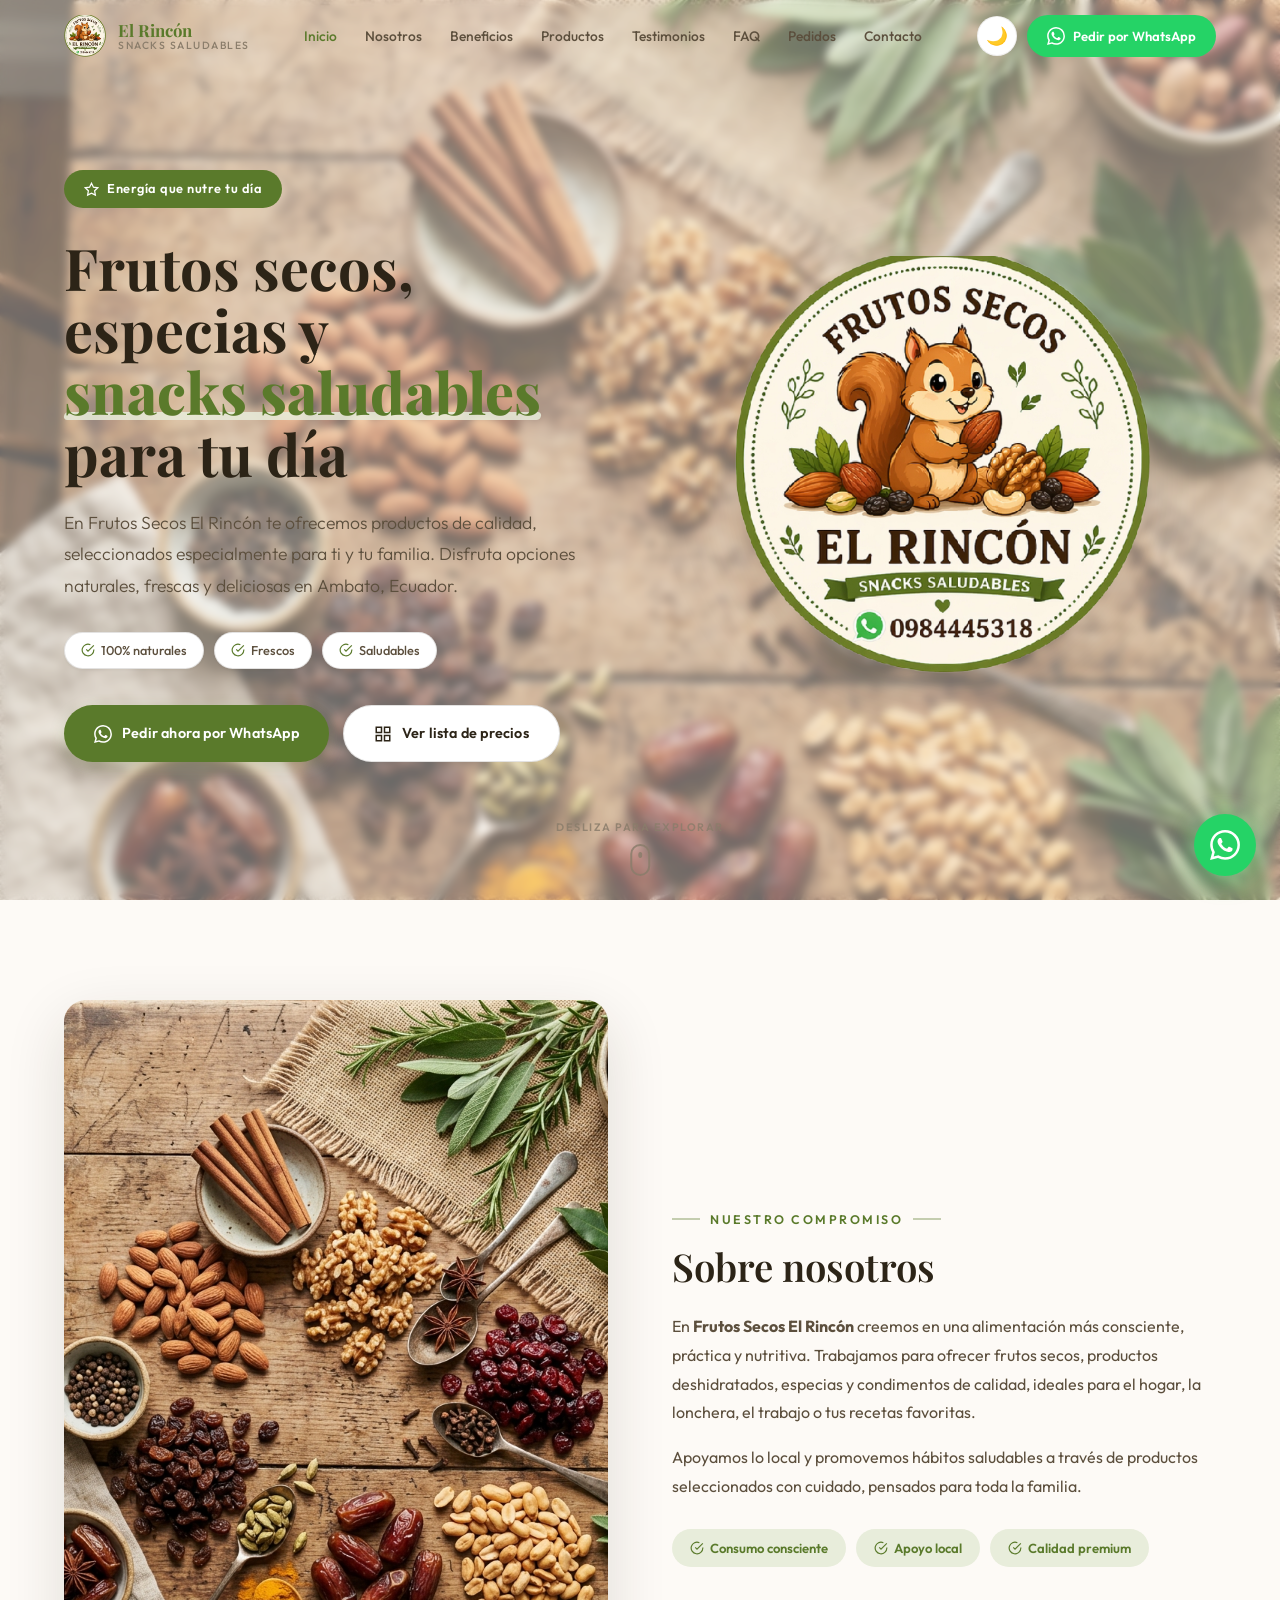
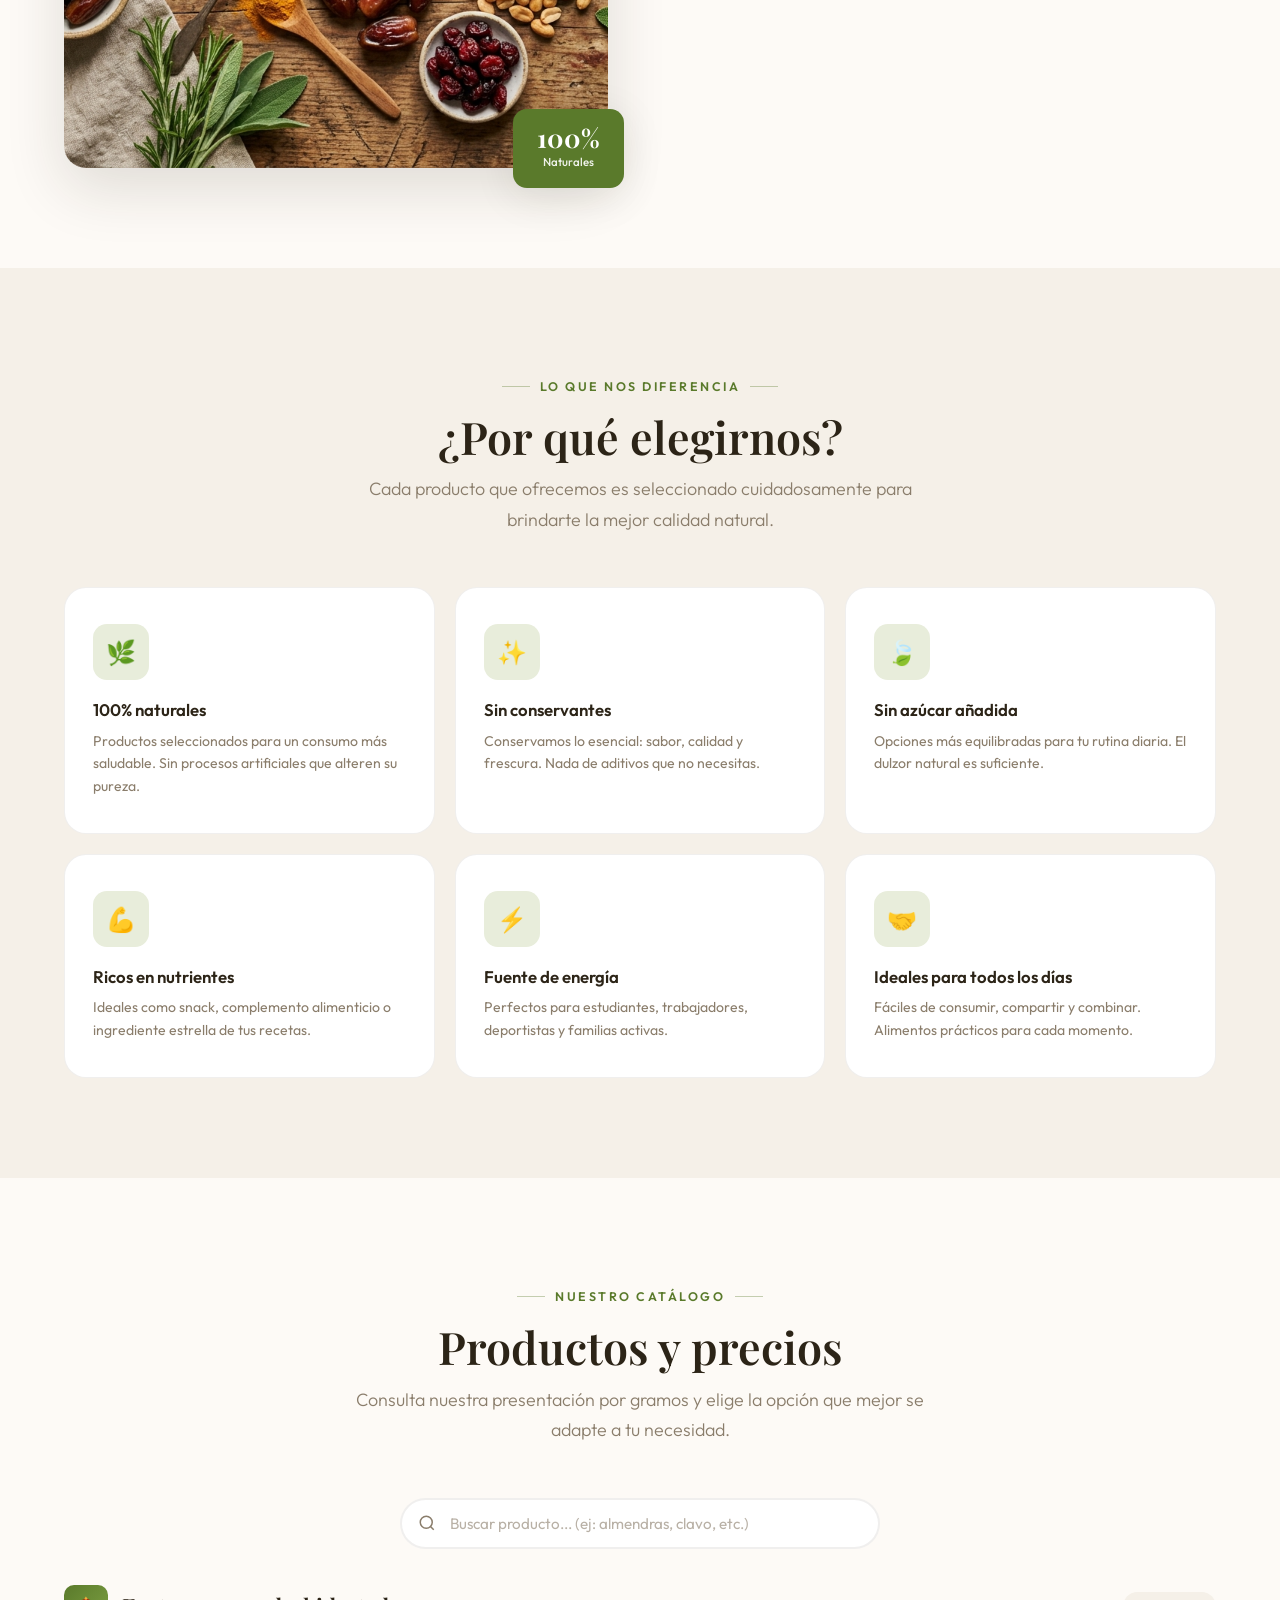
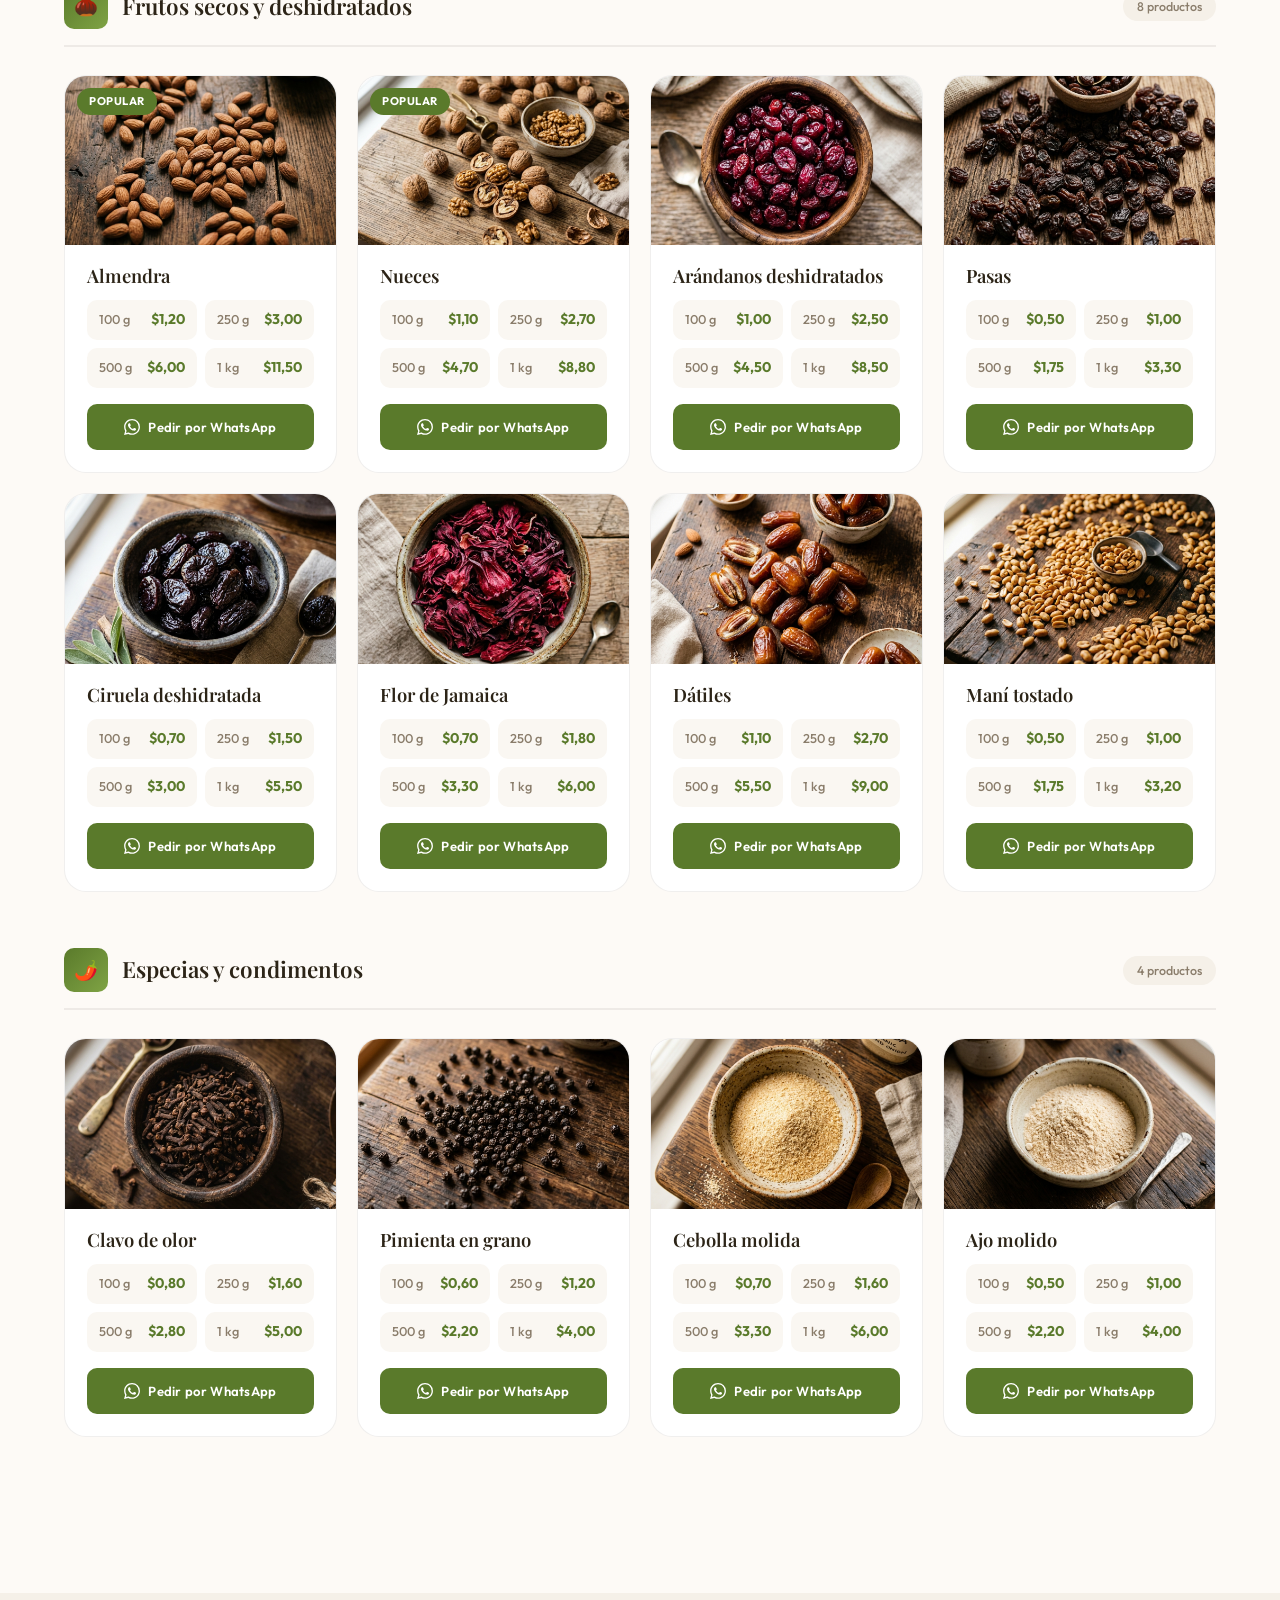
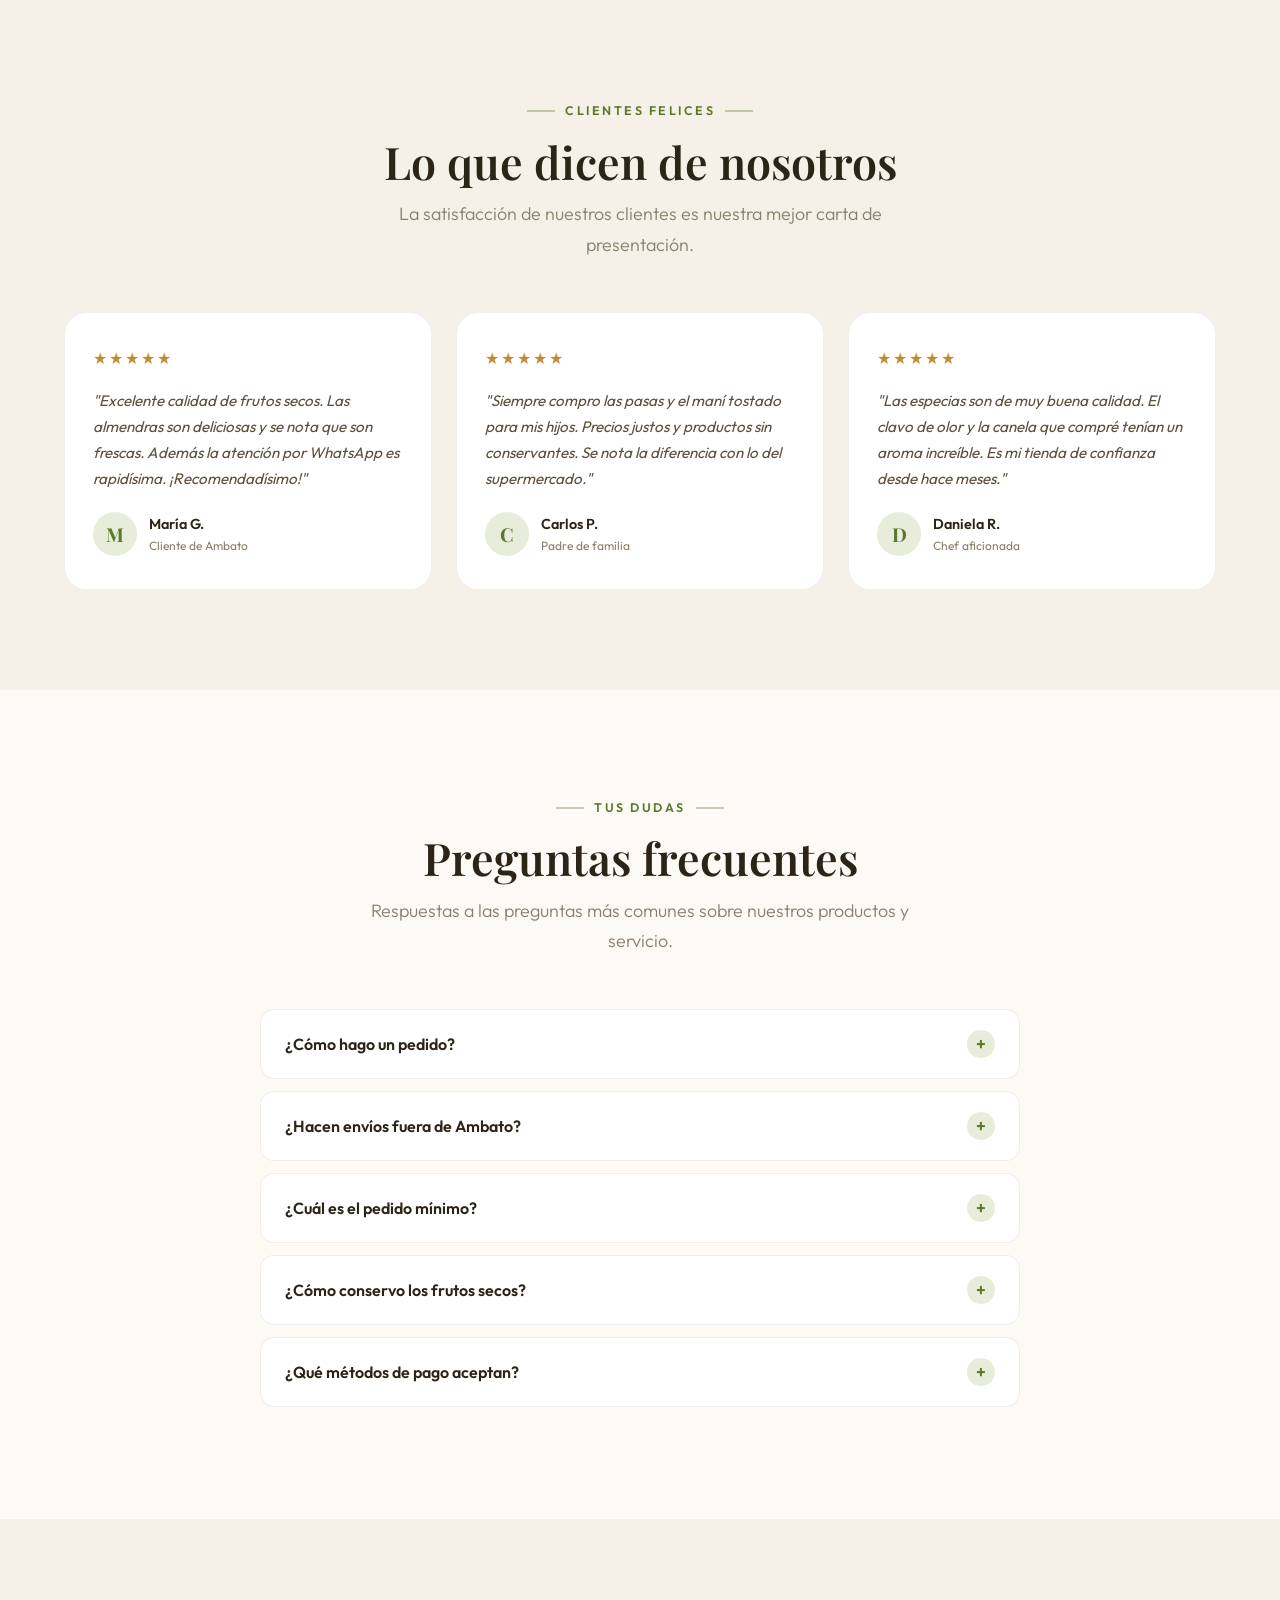
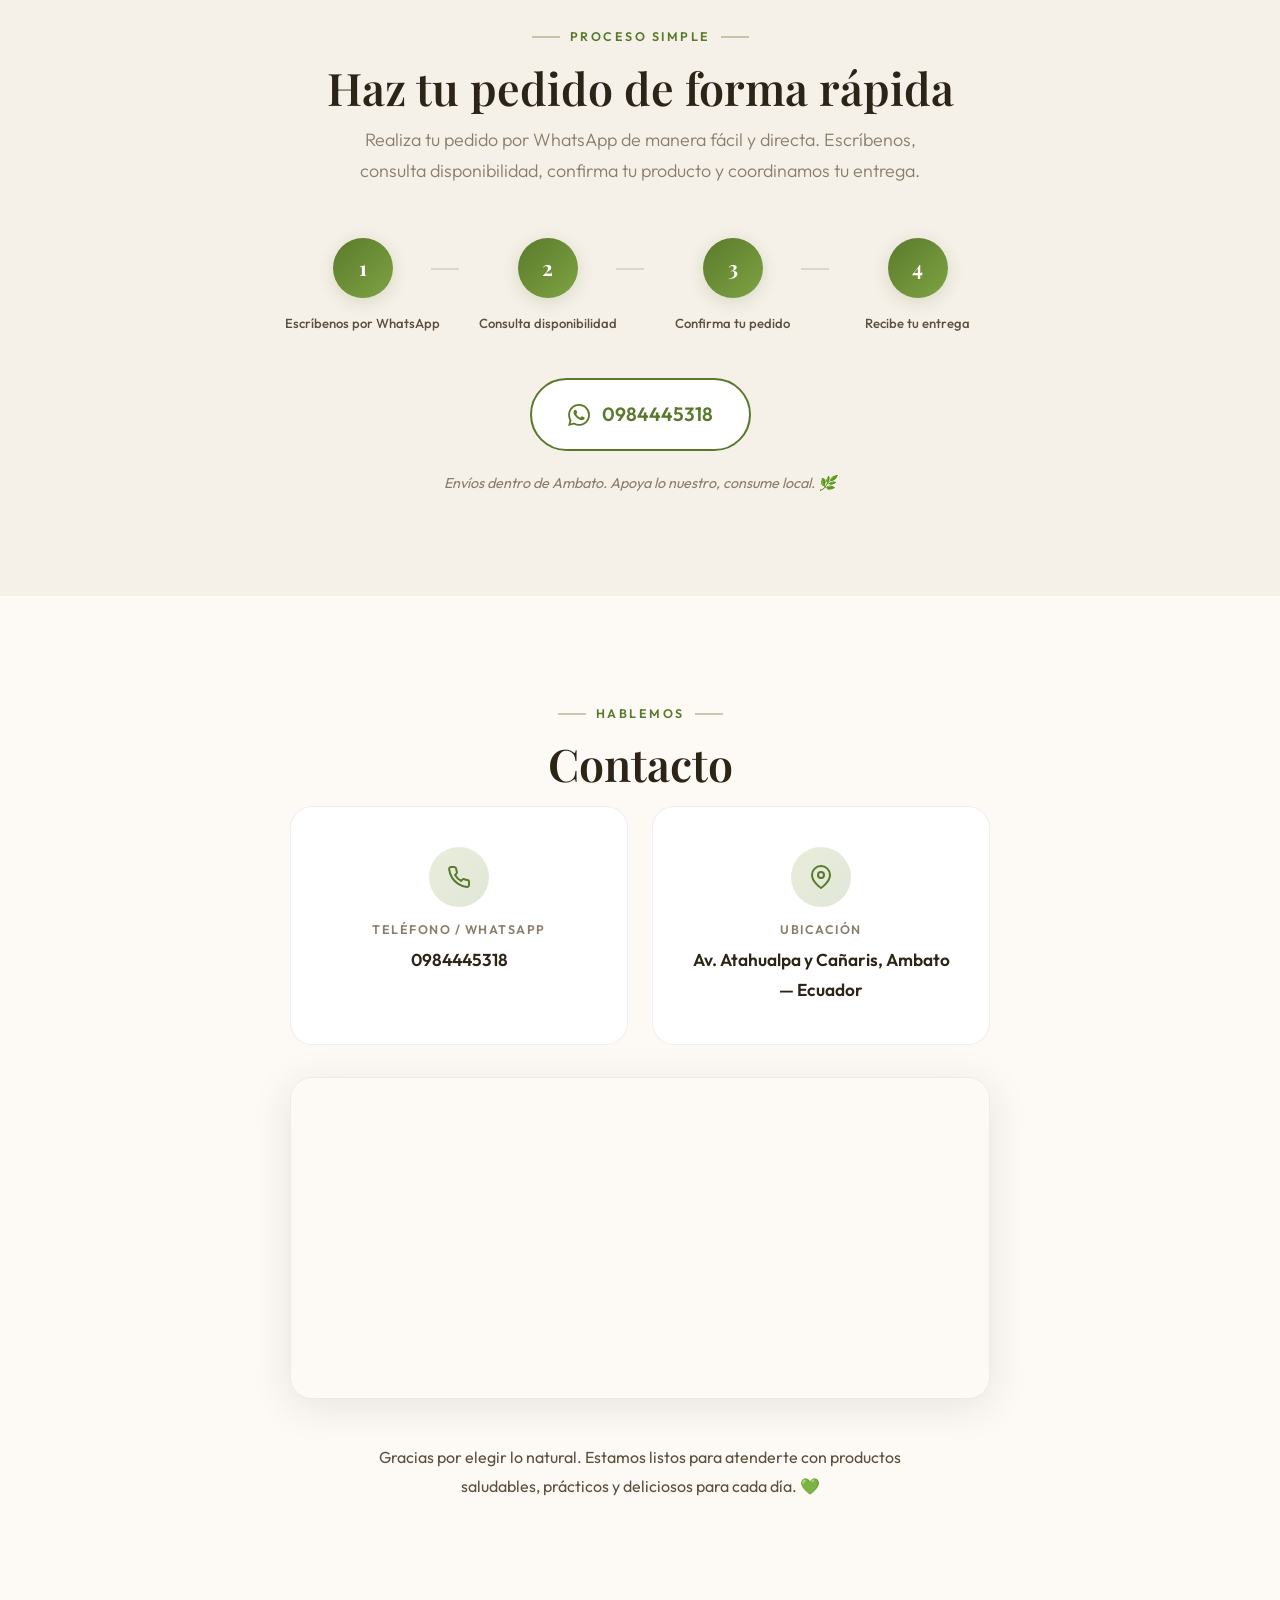
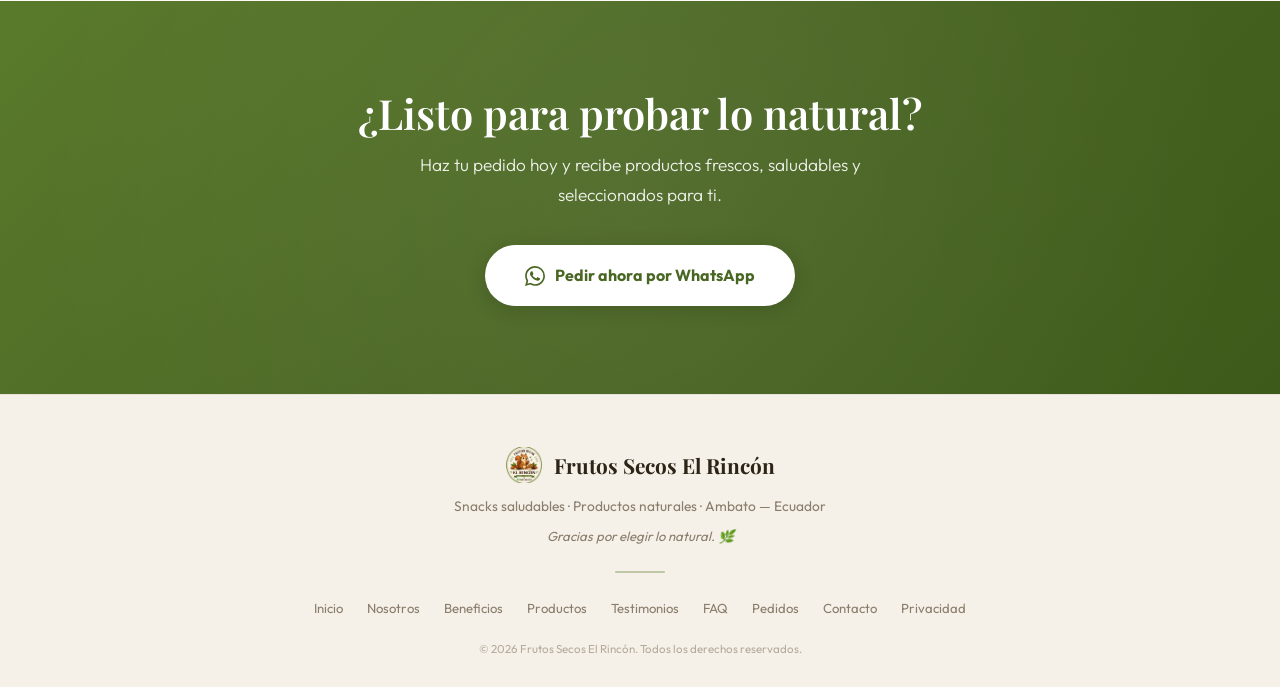
<file: index.html>
<!DOCTYPE html>
<html lang="es">
<head>
  <!-- ═══════════════════════════════════════════════════════════════
       META TAGS & SEO
  ════════════════════════════════════════════════════════════════ -->
  <meta charset="UTF-8">
  <meta name="viewport" content="width=device-width, initial-scale=1.0">
  <title>Frutos Secos El Rincón — Snacks saludables y naturales en Ambato, Ecuador</title>
  <meta name="description" content="Frutos secos, especias y snacks saludables 100% naturales en Ambato, Ecuador. Sin conservantes, sin azúcar añadida. Pedidos por WhatsApp.">
  <meta name="keywords" content="frutos secos, snacks saludables, productos naturales, Ambato, Ecuador, almendras, nueces, especias">
  <meta name="author" content="Frutos Secos El Rincón">
  <meta name="theme-color" content="#5A7A2B">
  <link rel="canonical" href="https://frutossecoselrincon.com/">

  <!-- Open Graph -->
  <meta property="og:title" content="Frutos Secos El Rincón — Snacks saludables y naturales">
  <meta property="og:description" content="Productos 100% naturales, frescos y saludables en Ambato, Ecuador. Pedidos por WhatsApp.">
  <meta property="og:type" content="website">
  <meta property="og:locale" content="es_EC">
  <meta property="og:image" content="https://frutossecoselrincon.com/img/hero.png">
  <meta property="og:image:width" content="1024">
  <meta property="og:image:height" content="1024">
  <meta property="og:image:alt" content="Variedad de frutos secos y especias naturales de Frutos Secos El Rincón">
  <meta property="og:url" content="https://frutossecoselrincon.com/">
  <meta property="og:site_name" content="Frutos Secos El Rincón">

  <!-- Twitter Cards -->
  <meta name="twitter:card" content="summary_large_image">
  <meta name="twitter:title" content="Frutos Secos El Rincón — Snacks saludables y naturales">
  <meta name="twitter:description" content="Productos 100% naturales, frescos y saludables en Ambato, Ecuador. Pedidos por WhatsApp.">
  <meta name="twitter:image" content="https://frutossecoselrincon.com/img/hero.png">
  <meta name="twitter:image:alt" content="Variedad de frutos secos y especias naturales">

  <!-- Schema.org JSON-LD: LocalBusiness -->
  <script type="application/ld+json">
  {
    "@context": "https://schema.org",
    "@type": "LocalBusiness",
    "name": "Frutos Secos El Rincón",
    "alternateName": "El Rincón",
    "description": "Frutos secos, especias y snacks saludables 100% naturales en Ambato, Ecuador.",
    "image": "https://frutossecoselrincon.com/img/hero.png",
    "logo": "https://frutossecoselrincon.com/img/Logo.png",
    "telephone": "+593984445318",
    "address": {
      "@type": "PostalAddress",
      "streetAddress": "Av. Atahualpa y Cañaris",
      "addressLocality": "Ambato",
      "addressRegion": "Tungurahua",
      "addressCountry": "EC"
    },
    "areaServed": {
      "@type": "City",
      "name": "Ambato"
    },
    "priceRange": "$",
    "currenciesAccepted": "USD",
    "paymentAccepted": "Efectivo, Transferencia",
    "contactPoint": {
      "@type": "ContactPoint",
      "telephone": "+593984445318",
      "contactType": "customer service",
      "availableLanguage": ["Spanish"]
    },
    "sameAs": [
      "https://wa.me/593984445318"
    ]
  }
  </script>

  <!-- PWA Manifest -->
  <link rel="manifest" href="manifest.json">

  <!-- Favicon SVG inline -->
  <link rel="icon" href="data:image/svg+xml,<svg xmlns='http://www.w3.org/2000/svg' viewBox='0 0 100 100'><text y='.9em' font-size='90'>🌰</text></svg>">

  <!-- Google Fonts (con font-display: swap) -->
  <link rel="preconnect" href="https://fonts.googleapis.com">
  <link rel="preconnect" href="https://fonts.gstatic.com" crossorigin>
  <link rel="preload" as="style" href="https://fonts.googleapis.com/css2?family=Outfit:wght@300;400;500;600;700;800&family=Playfair+Display:ital,wght@0,500;0,600;0,700;1,500;1,600&display=swap">
  <link rel="stylesheet" href="https://fonts.googleapis.com/css2?family=Outfit:wght@300;400;500;600;700;800&family=Playfair+Display:ital,wght@0,500;0,600;0,700;1,500;1,600&display=swap" media="print" onload="this.media='all'">
  <noscript><link rel="stylesheet" href="https://fonts.googleapis.com/css2?family=Outfit:wght@300;400;500;600;700;800&family=Playfair+Display:ital,wght@0,500;0,600;0,700;1,500;1,600&display=swap"></noscript>

  <!-- Hoja de estilos principal -->
  <link rel="stylesheet" href="css/style.css">
</head>
<body>

  <!-- SVG SPRITE: Iconos reutilizables -->
  <svg style="display:none" aria-hidden="true" xmlns="http://www.w3.org/2000/svg">
    <defs>
      <!-- WhatsApp -->
      <symbol id="icon-whatsapp" viewBox="0 0 24 24" fill="currentColor">
        <path d="M17.472 14.382c-.297-.149-1.758-.867-2.03-.967-.273-.099-.471-.148-.67.15-.197.297-.767.966-.94 1.164-.173.199-.347.223-.644.075-.297-.15-1.255-.463-2.39-1.475-.883-.788-1.48-1.761-1.653-2.059-.173-.297-.018-.458.13-.606.134-.133.298-.347.446-.52.149-.174.198-.298.298-.497.099-.198.05-.371-.025-.52-.075-.149-.669-1.612-.916-2.207-.242-.579-.487-.5-.669-.51-.173-.008-.371-.01-.57-.01-.198 0-.52.074-.792.372-.272.297-1.04 1.016-1.04 2.479 0 1.462 1.065 2.875 1.213 3.074.149.198 2.096 3.2 5.077 4.487.709.306 1.262.489 1.694.625.712.227 1.36.195 1.871.118.571-.085 1.758-.719 2.006-1.413.248-.694.248-1.289.173-1.413-.074-.124-.272-.198-.57-.347m-5.421 7.403h-.004a9.87 9.87 0 01-5.031-1.378l-.361-.214-3.741.982.998-3.648-.235-.374a9.86 9.86 0 01-1.51-5.26c.001-5.45 4.436-9.884 9.888-9.884 2.64 0 5.122 1.03 6.988 2.898a9.825 9.825 0 012.893 6.994c-.003 5.45-4.437 9.884-9.885 9.884m8.413-18.297A11.815 11.815 0 0012.05 0C5.495 0 .16 5.335.157 11.892c0 2.096.547 4.142 1.588 5.945L.057 24l6.305-1.654a11.882 11.882 0 005.683 1.448h.005c6.554 0 11.89-5.335 11.893-11.893a11.821 11.821 0 00-3.48-8.413z"/>
      </symbol>
      <!-- Estrella -->
      <symbol id="icon-star" viewBox="0 0 24 24" fill="none" stroke="currentColor" stroke-width="2">
        <path d="M12 2L15.09 8.26L22 9.27L17 14.14L18.18 21.02L12 17.77L5.82 21.02L7 14.14L2 9.27L8.91 8.26L12 2Z"/>
      </symbol>
      <!-- Check -->
      <symbol id="icon-check" viewBox="0 0 24 24" fill="none" stroke="currentColor" stroke-width="2">
        <path d="M22 11.08V12a10 10 0 11-5.93-9.14"/><polyline points="22 4 12 14.01 9 11.01"/>
      </symbol>
      <!-- Grid -->
      <symbol id="icon-grid" viewBox="0 0 24 24" fill="none" stroke="currentColor" stroke-width="2">
        <rect x="3" y="3" width="7" height="7"/><rect x="14" y="3" width="7" height="7"/><rect x="14" y="14" width="7" height="7"/><rect x="3" y="14" width="7" height="7"/>
      </symbol>
      <!-- Teléfono -->
      <symbol id="icon-phone" viewBox="0 0 24 24" fill="none" stroke="currentColor" stroke-width="2">
        <path d="M22 16.92v3a2 2 0 01-2.18 2 19.79 19.79 0 01-8.63-3.07 19.5 19.5 0 01-6-6 19.79 19.79 0 01-3.07-8.67A2 2 0 014.11 2h3a2 2 0 012 1.72 12.84 12.84 0 00.7 2.81 2 2 0 01-.45 2.11L8.09 9.91a16 16 0 006 6l1.27-1.27a2 2 0 012.11-.45 12.84 12.84 0 002.81.7A2 2 0 0122 16.92z"/>
      </symbol>
      <!-- Ubicación -->
      <symbol id="icon-location" viewBox="0 0 24 24" fill="none" stroke="currentColor" stroke-width="2">
        <path d="M21 10c0 7-9 13-9 13s-9-6-9-13a9 9 0 0118 0z"/><circle cx="12" cy="10" r="3"/>
      </symbol>
    </defs>
  </svg>

  <!-- ═══════════════════════════════════════════════════════════════
       SKIP TO CONTENT (Accesibilidad)
  ════════════════════════════════════════════════════════════════ -->
  <a href="#inicio" class="skip-to-content">Saltar al contenido principal</a>

  <!-- ═══════════════════════════════════════════════════════════════
       HEADER
  ════════════════════════════════════════════════════════════════ -->
  <header class="header" id="header" role="banner">
    <div class="container">
      <a href="#inicio" class="logo" aria-label="Frutos Secos El Rincón - Inicio">
        <img src="img/Logo.png" alt="Frutos Secos El Rincón" class="logo-img" width="42" height="42">
        <div class="logo-text">
          <span class="logo-brand">El Rincón</span>
          <span class="logo-sub">Snacks saludables</span>
        </div>
      </a>

      <nav class="nav" role="navigation" aria-label="Menú principal">
        <ul class="nav-links">
          <li><a href="#inicio">Inicio</a></li>
          <li><a href="#nosotros">Nosotros</a></li>
          <li><a href="#beneficios">Beneficios</a></li>
          <li><a href="#productos">Productos</a></li>
          <li><a href="#testimonios">Testimonios</a></li>
          <li><a href="#faq">FAQ</a></li>
          <li><a href="#pedidos">Pedidos</a></li>
          <li><a href="#contacto">Contacto</a></li>
        </ul>
      </nav>

      <div class="header-actions">
        <button class="btn-theme-toggle" id="themeToggle" aria-pressed="false" aria-label="Cambiar a modo oscuro" title="Cambiar tema">
          <span id="themeIcon">🌙</span>
        </button>
        <a href="https://wa.me/593984445318?text=Hola%2C%20quiero%20hacer%20un%20pedido" class="btn-whatsapp-header" aria-label="Pedir por WhatsApp" target="_blank" rel="noopener">
          <svg width="18" height="18" aria-hidden="true"><use href="#icon-whatsapp"/></svg>
          <span>Pedir por WhatsApp</span>
        </a>
        <button class="menu-toggle" id="menuToggle" aria-label="Abrir menú" aria-expanded="false">
          <span></span><span></span><span></span>
        </button>
      </div>
    </div>
  </header>

  <!-- Menú móvil -->
  <div class="mobile-menu" id="mobileMenu" role="dialog" aria-label="Menú de navegación" aria-modal="true">
    <a href="#inicio" class="mobile-link">Inicio</a>
    <a href="#nosotros" class="mobile-link">Nosotros</a>
    <a href="#beneficios" class="mobile-link">Beneficios</a>
    <a href="#productos" class="mobile-link">Productos</a>
    <a href="#testimonios" class="mobile-link">Testimonios</a>
    <a href="#faq" class="mobile-link">FAQ</a>
    <a href="#pedidos" class="mobile-link">Pedidos</a>
    <a href="#contacto" class="mobile-link">Contacto</a>
  </div>

  <!-- ═══════════════════════════════════════════════════════════════
       HERO
  ════════════════════════════════════════════════════════════════ -->
  <section class="hero" id="inicio" aria-label="Inicio">
    <!-- Fondo con video -->
    <div class="hero-bg">
      <video src="img/hero-video.mp4" autoplay muted loop playsinline preload="auto" poster="img/hero.png" aria-hidden="true"></video>
    </div>


    <div class="container">
      <div class="hero-content">
        <div class="hero-badge reveal">
          <svg width="15" height="15" aria-hidden="true"><use href="#icon-star"/></svg>
          Energía que nutre tu día
        </div>

        <h1 class="reveal reveal-delay-1">
          Frutos secos, especias y <em>snacks saludables</em> para tu día
        </h1>

        <p class="hero-description reveal reveal-delay-2">
          En Frutos Secos El Rincón te ofrecemos productos de calidad, seleccionados especialmente para ti y tu familia. Disfruta opciones naturales, frescas y deliciosas en Ambato, Ecuador.
        </p>

        <div class="hero-tags reveal reveal-delay-3">
          <span class="hero-tag">
            <svg width="14" height="14" aria-hidden="true"><use href="#icon-check"/></svg>
            100% naturales
          </span>
          <span class="hero-tag">
            <svg width="14" height="14" aria-hidden="true"><use href="#icon-check"/></svg>
            Frescos
          </span>
          <span class="hero-tag">
            <svg width="14" height="14" aria-hidden="true"><use href="#icon-check"/></svg>
            Saludables
          </span>
        </div>

        <div class="hero-ctas reveal reveal-delay-4">
          <a href="https://wa.me/593984445318?text=Hola%2C%20quiero%20hacer%20un%20pedido" class="btn btn-primary" target="_blank" rel="noopener">
            <svg width="18" height="18" aria-hidden="true"><use href="#icon-whatsapp"/></svg>
            Pedir ahora por WhatsApp
          </a>
          <a href="#productos" class="btn btn-secondary">
            <svg width="18" height="18" aria-hidden="true"><use href="#icon-grid"/></svg>
            Ver lista de precios
          </a>
        </div>
      </div>

      <!-- Mascota flotante -->
      <div class="hero-visual reveal reveal-delay-3">
        <div class="hero-mascot-wrapper">
          <img src="img/Logo.png" alt="Logo Frutos Secos El Rincón" loading="eager" width="420" height="420">
        </div>
      </div>
    </div>

    <!-- Indicador de Scroll -->
    <div class="scroll-indicator" id="scrollIndicator">
      <span class="scroll-text">Desliza para explorar</span>
      <div class="scroll-mouse">
        <div class="scroll-wheel"></div>
      </div>
    </div>
  </section>

  <!-- ═══════════════════════════════════════════════════════════════
       SOBRE NOSOTROS
  ════════════════════════════════════════════════════════════════ -->
  <section class="section" id="nosotros" aria-label="Sobre nosotros">
    <div class="container">
      <div class="about-grid">
        <div class="about-visual reveal">
          <img src="img/hero.png" alt="Variedad de frutos secos y especias naturales en Frutos Secos El Rincón" class="about-img-main" width="1024" height="768" loading="lazy">
          <div class="about-badge-float">
            <div class="abf-value">100%</div>
            <div class="abf-label">Naturales</div>
          </div>
        </div>

        <div class="about-text reveal reveal-delay-2">
          <span class="section-label">Nuestro compromiso</span>
          <h2>Sobre nosotros</h2>
          <p>En <strong>Frutos Secos El Rincón</strong> creemos en una alimentación más consciente, práctica y nutritiva. Trabajamos para ofrecer frutos secos, productos deshidratados, especias y condimentos de calidad, ideales para el hogar, la lonchera, el trabajo o tus recetas favoritas.</p>
          <p>Apoyamos lo local y promovemos hábitos saludables a través de productos seleccionados con cuidado, pensados para toda la familia.</p>
          <div class="about-highlights">
            <span class="about-highlight">
              <svg width="14" height="14" aria-hidden="true"><use href="#icon-check"/></svg>
              Consumo consciente
            </span>
            <span class="about-highlight">
              <svg width="14" height="14" aria-hidden="true"><use href="#icon-check"/></svg>
              Apoyo local
            </span>
            <span class="about-highlight">
              <svg width="14" height="14" aria-hidden="true"><use href="#icon-check"/></svg>
              Calidad premium
            </span>
          </div>
        </div>
      </div>
    </div>
  </section>

  <!-- ═══════════════════════════════════════════════════════════════
       BENEFICIOS
  ════════════════════════════════════════════════════════════════ -->
  <section class="section section-alt" id="beneficios" aria-label="Beneficios">
    <div class="container">
      <div class="section-header reveal">
        <span class="section-label">Lo que nos diferencia</span>
        <h2 class="section-title">¿Por qué elegirnos?</h2>
        <p class="section-subtitle">Cada producto que ofrecemos es seleccionado cuidadosamente para brindarte la mejor calidad natural.</p>
      </div>

      <div class="benefits-grid">
        <div class="benefit-card reveal">
          <div class="benefit-icon">🌿</div>
          <h3>100% naturales</h3>
          <p>Productos seleccionados para un consumo más saludable. Sin procesos artificiales que alteren su pureza.</p>
        </div>
        <div class="benefit-card reveal reveal-delay-1">
          <div class="benefit-icon">✨</div>
          <h3>Sin conservantes</h3>
          <p>Conservamos lo esencial: sabor, calidad y frescura. Nada de aditivos que no necesitas.</p>
        </div>
        <div class="benefit-card reveal reveal-delay-2">
          <div class="benefit-icon">🍃</div>
          <h3>Sin azúcar añadida</h3>
          <p>Opciones más equilibradas para tu rutina diaria. El dulzor natural es suficiente.</p>
        </div>
        <div class="benefit-card reveal reveal-delay-3">
          <div class="benefit-icon">💪</div>
          <h3>Ricos en nutrientes</h3>
          <p>Ideales como snack, complemento alimenticio o ingrediente estrella de tus recetas.</p>
        </div>
        <div class="benefit-card reveal reveal-delay-4">
          <div class="benefit-icon">⚡</div>
          <h3>Fuente de energía</h3>
          <p>Perfectos para estudiantes, trabajadores, deportistas y familias activas.</p>
        </div>
        <div class="benefit-card reveal reveal-delay-5">
          <div class="benefit-icon">🤝</div>
          <h3>Ideales para todos los días</h3>
          <p>Fáciles de consumir, compartir y combinar. Alimentos prácticos para cada momento.</p>
        </div>
      </div>
    </div>
  </section>

  <!-- ═══════════════════════════════════════════════════════════════
       PRODUCTOS Y PRECIOS
  ════════════════════════════════════════════════════════════════ -->
  <section class="section" id="productos" aria-label="Productos y precios">
    <div class="container">
      <div class="section-header reveal">
        <span class="section-label">Nuestro catálogo</span>
        <h2 class="section-title">Productos y precios</h2>
        <p class="section-subtitle">Consulta nuestra presentación por gramos y elige la opción que mejor se adapte a tu necesidad.</p>
      </div>

      <!-- Búsqueda de productos -->
      <div class="products-search reveal">
        <input type="search" class="products-search-input" id="productSearch" placeholder="Buscar producto... (ej: almendras, clavo, etc.)" aria-label="Buscar productos">
      </div>

      <!-- ── Frutos Secos y Deshidratados ── -->
      <div class="products-category reveal">
        <div class="category-header">
          <div class="category-icon">🌰</div>
          <h3 class="category-title">Frutos secos y deshidratados</h3>
          <span class="category-count">8 productos</span>
        </div>
        <div class="products-grid">

          <!-- Almendra -->
          <article class="product-card reveal" data-name="almendra almendras">
            <div class="product-img-wrapper">
              <img src="img/almendras.png" alt="Almendras naturales" loading="lazy" width="400" height="250">
              <div class="product-img-overlay"></div>
              <span class="product-badge">Popular</span>
            </div>
            <div class="product-body">
              <h4 class="product-name">Almendra</h4>
              <div class="product-prices">
                <div class="price-item"><span class="price-weight">100 g</span><span class="price-value">$1,20</span></div>
                <div class="price-item"><span class="price-weight">250 g</span><span class="price-value">$3,00</span></div>
                <div class="price-item"><span class="price-weight">500 g</span><span class="price-value">$6,00</span></div>
                <div class="price-item"><span class="price-weight">1 kg</span><span class="price-value">$11,50</span></div>
              </div>
              <a href="https://wa.me/593984445318?text=Hola%2C%20quiero%20pedir%20Almendras" class="btn-order" target="_blank" rel="noopener">
                <svg width="16" height="16" aria-hidden="true"><use href="#icon-whatsapp"/></svg>
                Pedir por WhatsApp
              </a>
            </div>
          </article>

          <!-- Nueces -->
          <article class="product-card reveal reveal-delay-1" data-name="nueces nuez">
            <div class="product-img-wrapper">
              <img src="img/nueces.png" alt="Nueces naturales" loading="lazy" width="400" height="250">
              <div class="product-img-overlay"></div>
              <span class="product-badge">Popular</span>
            </div>
            <div class="product-body">
              <h4 class="product-name">Nueces</h4>
              <div class="product-prices">
                <div class="price-item"><span class="price-weight">100 g</span><span class="price-value">$1,10</span></div>
                <div class="price-item"><span class="price-weight">250 g</span><span class="price-value">$2,70</span></div>
                <div class="price-item"><span class="price-weight">500 g</span><span class="price-value">$4,70</span></div>
                <div class="price-item"><span class="price-weight">1 kg</span><span class="price-value">$8,80</span></div>
              </div>
              <a href="https://wa.me/593984445318?text=Hola%2C%20quiero%20pedir%20Nueces" class="btn-order" target="_blank" rel="noopener">
                <svg width="16" height="16" aria-hidden="true"><use href="#icon-whatsapp"/></svg>
                Pedir por WhatsApp
              </a>
            </div>
          </article>

          <!-- Arándanos -->
          <article class="product-card reveal reveal-delay-2" data-name="arandanos arándanos arandano deshidratados">
            <div class="product-img-wrapper">
              <img src="img/arandanos.png" alt="Arándanos deshidratados" loading="lazy" width="400" height="250">
              <div class="product-img-overlay"></div>
            </div>
            <div class="product-body">
              <h4 class="product-name">Arándanos deshidratados</h4>
              <div class="product-prices">
                <div class="price-item"><span class="price-weight">100 g</span><span class="price-value">$1,00</span></div>
                <div class="price-item"><span class="price-weight">250 g</span><span class="price-value">$2,50</span></div>
                <div class="price-item"><span class="price-weight">500 g</span><span class="price-value">$4,50</span></div>
                <div class="price-item"><span class="price-weight">1 kg</span><span class="price-value">$8,50</span></div>
              </div>
              <a href="https://wa.me/593984445318?text=Hola%2C%20quiero%20pedir%20Ar%C3%A1ndanos%20deshidratados" class="btn-order" target="_blank" rel="noopener">
                <svg width="16" height="16" aria-hidden="true"><use href="#icon-whatsapp"/></svg>
                Pedir por WhatsApp
              </a>
            </div>
          </article>

          <!-- Pasas -->
          <article class="product-card reveal" data-name="pasas pasa uva uvitas">
            <div class="product-img-wrapper">
              <img src="img/pasas.png" alt="Pasas naturales" loading="lazy" width="400" height="250">
              <div class="product-img-overlay"></div>
            </div>
            <div class="product-body">
              <h4 class="product-name">Pasas</h4>
              <div class="product-prices">
                <div class="price-item"><span class="price-weight">100 g</span><span class="price-value">$0,50</span></div>
                <div class="price-item"><span class="price-weight">250 g</span><span class="price-value">$1,00</span></div>
                <div class="price-item"><span class="price-weight">500 g</span><span class="price-value">$1,75</span></div>
                <div class="price-item"><span class="price-weight">1 kg</span><span class="price-value">$3,30</span></div>
              </div>
              <a href="https://wa.me/593984445318?text=Hola%2C%20quiero%20pedir%20Pasas" class="btn-order" target="_blank" rel="noopener">
                <svg width="16" height="16" aria-hidden="true"><use href="#icon-whatsapp"/></svg>
                Pedir por WhatsApp
              </a>
            </div>
          </article>

          <!-- Ciruela deshidratada -->
          <article class="product-card reveal reveal-delay-1" data-name="ciruela ciruelas deshidratada">
            <div class="product-img-wrapper">
              <img src="img/ciruelas.png" alt="Ciruelas deshidratadas" loading="lazy" width="400" height="250">
              <div class="product-img-overlay"></div>
            </div>
            <div class="product-body">
              <h4 class="product-name">Ciruela deshidratada</h4>
              <div class="product-prices">
                <div class="price-item"><span class="price-weight">100 g</span><span class="price-value">$0,70</span></div>
                <div class="price-item"><span class="price-weight">250 g</span><span class="price-value">$1,50</span></div>
                <div class="price-item"><span class="price-weight">500 g</span><span class="price-value">$3,00</span></div>
                <div class="price-item"><span class="price-weight">1 kg</span><span class="price-value">$5,50</span></div>
              </div>
              <a href="https://wa.me/593984445318?text=Hola%2C%20quiero%20pedir%20Ciruela%20deshidratada" class="btn-order" target="_blank" rel="noopener">
                <svg width="16" height="16" aria-hidden="true"><use href="#icon-whatsapp"/></svg>
                Pedir por WhatsApp
              </a>
            </div>
          </article>

          <!-- Flor de Jamaica -->
          <article class="product-card reveal reveal-delay-2" data-name="jamaica flor hibisco">
            <div class="product-img-wrapper">
              <img src="img/jamaica.png" alt="Flor de Jamaica deshidratada" loading="lazy" width="400" height="250">
              <div class="product-img-overlay"></div>
            </div>
            <div class="product-body">
              <h4 class="product-name">Flor de Jamaica</h4>
              <div class="product-prices">
                <div class="price-item"><span class="price-weight">100 g</span><span class="price-value">$0,70</span></div>
                <div class="price-item"><span class="price-weight">250 g</span><span class="price-value">$1,80</span></div>
                <div class="price-item"><span class="price-weight">500 g</span><span class="price-value">$3,30</span></div>
                <div class="price-item"><span class="price-weight">1 kg</span><span class="price-value">$6,00</span></div>
              </div>
              <a href="https://wa.me/593984445318?text=Hola%2C%20quiero%20pedir%20Flor%20de%20Jamaica" class="btn-order" target="_blank" rel="noopener">
                <svg width="16" height="16" aria-hidden="true"><use href="#icon-whatsapp"/></svg>
                Pedir por WhatsApp
              </a>
            </div>
          </article>

          <!-- Dátiles -->
          <article class="product-card reveal" data-name="datiles dátil">
            <div class="product-img-wrapper">
              <img src="img/datiles.png" alt="Dátiles naturales" loading="lazy" width="400" height="250">
              <div class="product-img-overlay"></div>
            </div>
            <div class="product-body">
              <h4 class="product-name">Dátiles</h4>
              <div class="product-prices">
                <div class="price-item"><span class="price-weight">100 g</span><span class="price-value">$1,10</span></div>
                <div class="price-item"><span class="price-weight">250 g</span><span class="price-value">$2,70</span></div>
                <div class="price-item"><span class="price-weight">500 g</span><span class="price-value">$5,50</span></div>
                <div class="price-item"><span class="price-weight">1 kg</span><span class="price-value">$9,00</span></div>
              </div>
              <a href="https://wa.me/593984445318?text=Hola%2C%20quiero%20pedir%20D%C3%A1tiles" class="btn-order" target="_blank" rel="noopener">
                <svg width="16" height="16" aria-hidden="true"><use href="#icon-whatsapp"/></svg>
                Pedir por WhatsApp
              </a>
            </div>
          </article>

          <!-- Maní tostado -->
          <article class="product-card reveal reveal-delay-1" data-name="mani maní tostado cacahuete">
            <div class="product-img-wrapper">
              <img src="img/mani.png" alt="Maní tostado" loading="lazy" width="400" height="250">
              <div class="product-img-overlay"></div>
            </div>
            <div class="product-body">
              <h4 class="product-name">Maní tostado</h4>
              <div class="product-prices">
                <div class="price-item"><span class="price-weight">100 g</span><span class="price-value">$0,50</span></div>
                <div class="price-item"><span class="price-weight">250 g</span><span class="price-value">$1,00</span></div>
                <div class="price-item"><span class="price-weight">500 g</span><span class="price-value">$1,75</span></div>
                <div class="price-item"><span class="price-weight">1 kg</span><span class="price-value">$3,20</span></div>
              </div>
              <a href="https://wa.me/593984445318?text=Hola%2C%20quiero%20pedir%20Man%C3%AD%20tostado" class="btn-order" target="_blank" rel="noopener">
                <svg width="16" height="16" aria-hidden="true"><use href="#icon-whatsapp"/></svg>
                Pedir por WhatsApp
              </a>
            </div>
          </article>

        </div>
      </div>

      <!-- ── Especias y Condimentos ── -->
      <div class="products-category reveal">
        <div class="category-header">
          <div class="category-icon">🌶️</div>
          <h3 class="category-title">Especias y condimentos</h3>
          <span class="category-count">4 productos</span>
        </div>
        <div class="products-grid">

          <!-- Clavo de olor -->
          <article class="product-card reveal" data-name="clavo olor especia">
            <div class="product-img-wrapper">
              <img src="img/clavo.png" alt="Clavo de olor" loading="lazy" width="400" height="250">
              <div class="product-img-overlay"></div>
            </div>
            <div class="product-body">
              <h4 class="product-name">Clavo de olor</h4>
              <div class="product-prices">
                <div class="price-item"><span class="price-weight">100 g</span><span class="price-value">$0,80</span></div>
                <div class="price-item"><span class="price-weight">250 g</span><span class="price-value">$1,60</span></div>
                <div class="price-item"><span class="price-weight">500 g</span><span class="price-value">$2,80</span></div>
                <div class="price-item"><span class="price-weight">1 kg</span><span class="price-value">$5,00</span></div>
              </div>
              <a href="https://wa.me/593984445318?text=Hola%2C%20quiero%20pedir%20Clavo%20de%20olor" class="btn-order" target="_blank" rel="noopener">
                <svg width="16" height="16" aria-hidden="true"><use href="#icon-whatsapp"/></svg>
                Pedir por WhatsApp
              </a>
            </div>
          </article>

          <!-- Pimienta en grano -->
          <article class="product-card reveal reveal-delay-1" data-name="pimienta grano especia">
            <div class="product-img-wrapper">
              <img src="img/pimienta.png" alt="Pimienta en grano" loading="lazy" width="400" height="250">
              <div class="product-img-overlay"></div>
            </div>
            <div class="product-body">
              <h4 class="product-name">Pimienta en grano</h4>
              <div class="product-prices">
                <div class="price-item"><span class="price-weight">100 g</span><span class="price-value">$0,60</span></div>
                <div class="price-item"><span class="price-weight">250 g</span><span class="price-value">$1,20</span></div>
                <div class="price-item"><span class="price-weight">500 g</span><span class="price-value">$2,20</span></div>
                <div class="price-item"><span class="price-weight">1 kg</span><span class="price-value">$4,00</span></div>
              </div>
              <a href="https://wa.me/593984445318?text=Hola%2C%20quiero%20pedir%20Pimienta%20en%20grano" class="btn-order" target="_blank" rel="noopener">
                <svg width="16" height="16" aria-hidden="true"><use href="#icon-whatsapp"/></svg>
                Pedir por WhatsApp
              </a>
            </div>
          </article>

          <!-- Cebolla molida -->
          <article class="product-card reveal reveal-delay-2" data-name="cebolla molida condimento">
            <div class="product-img-wrapper">
              <img src="img/cebolla.png" alt="Cebolla molida" loading="lazy" width="400" height="250">
              <div class="product-img-overlay"></div>
            </div>
            <div class="product-body">
              <h4 class="product-name">Cebolla molida</h4>
              <div class="product-prices">
                <div class="price-item"><span class="price-weight">100 g</span><span class="price-value">$0,70</span></div>
                <div class="price-item"><span class="price-weight">250 g</span><span class="price-value">$1,60</span></div>
                <div class="price-item"><span class="price-weight">500 g</span><span class="price-value">$3,30</span></div>
                <div class="price-item"><span class="price-weight">1 kg</span><span class="price-value">$6,00</span></div>
              </div>
              <a href="https://wa.me/593984445318?text=Hola%2C%20quiero%20pedir%20Cebolla%20molida" class="btn-order" target="_blank" rel="noopener">
                <svg width="16" height="16" aria-hidden="true"><use href="#icon-whatsapp"/></svg>
                Pedir por WhatsApp
              </a>
            </div>
          </article>

          <!-- Ajo molido -->
          <article class="product-card reveal" data-name="ajo molido condimento">
            <div class="product-img-wrapper">
              <img src="img/ajo.png" alt="Ajo molido" loading="lazy" width="400" height="250">
              <div class="product-img-overlay"></div>
            </div>
            <div class="product-body">
              <h4 class="product-name">Ajo molido</h4>
              <div class="product-prices">
                <div class="price-item"><span class="price-weight">100 g</span><span class="price-value">$0,50</span></div>
                <div class="price-item"><span class="price-weight">250 g</span><span class="price-value">$1,00</span></div>
                <div class="price-item"><span class="price-weight">500 g</span><span class="price-value">$2,20</span></div>
                <div class="price-item"><span class="price-weight">1 kg</span><span class="price-value">$4,00</span></div>
              </div>
              <a href="https://wa.me/593984445318?text=Hola%2C%20quiero%20pedir%20Ajo%20molido" class="btn-order" target="_blank" rel="noopener">
                <svg width="16" height="16" aria-hidden="true"><use href="#icon-whatsapp"/></svg>
                Pedir por WhatsApp
              </a>
            </div>
          </article>

        </div>
      </div>

      <!-- Mensaje sin resultados -->
      <p class="products-no-results" id="productsNoResults">No se encontraron productos con ese nombre. Prueba con otro término. 🌰</p>
    </div>
  </section>

  <!-- ═══════════════════════════════════════════════════════════════
       TESTIMONIOS
  ════════════════════════════════════════════════════════════════ -->
  <section class="section section-alt" id="testimonios" aria-label="Testimonios de clientes">
    <div class="container">
      <div class="section-header reveal">
        <span class="section-label">Clientes felices</span>
        <h2 class="section-title">Lo que dicen de nosotros</h2>
        <p class="section-subtitle">La satisfacción de nuestros clientes es nuestra mejor carta de presentación.</p>
      </div>

      <div class="testimonials-grid">
        <div class="testimonial-card reveal">
          <div class="testimonial-stars">★★★★★</div>
          <p class="testimonial-text">"Excelente calidad de frutos secos. Las almendras son deliciosas y se nota que son frescas. Además la atención por WhatsApp es rapidísima. ¡Recomendadísimo!"</p>
          <div class="testimonial-author">
            <div class="testimonial-avatar">M</div>
            <div>
              <div class="testimonial-name">María G.</div>
              <div class="testimonial-role">Cliente de Ambato</div>
            </div>
          </div>
        </div>

        <div class="testimonial-card reveal reveal-delay-1">
          <div class="testimonial-stars">★★★★★</div>
          <p class="testimonial-text">"Siempre compro las pasas y el maní tostado para mis hijos. Precios justos y productos sin conservantes. Se nota la diferencia con lo del supermercado."</p>
          <div class="testimonial-author">
            <div class="testimonial-avatar">C</div>
            <div>
              <div class="testimonial-name">Carlos P.</div>
              <div class="testimonial-role">Padre de familia</div>
            </div>
          </div>
        </div>

        <div class="testimonial-card reveal reveal-delay-2">
          <div class="testimonial-stars">★★★★★</div>
          <p class="testimonial-text">"Las especias son de muy buena calidad. El clavo de olor y la canela que compré tenían un aroma increíble. Es mi tienda de confianza desde hace meses."</p>
          <div class="testimonial-author">
            <div class="testimonial-avatar">D</div>
            <div>
              <div class="testimonial-name">Daniela R.</div>
              <div class="testimonial-role">Chef aficionada</div>
            </div>
          </div>
        </div>
      </div>
    </div>
  </section>

  <!-- ═══════════════════════════════════════════════════════════════
       FAQ — PREGUNTAS FRECUENTES
  ════════════════════════════════════════════════════════════════ -->
  <section class="section" id="faq" aria-label="Preguntas frecuentes">
    <div class="container">
      <div class="section-header reveal">
        <span class="section-label">Tus dudas</span>
        <h2 class="section-title">Preguntas frecuentes</h2>
        <p class="section-subtitle">Respuestas a las preguntas más comunes sobre nuestros productos y servicio.</p>
      </div>

      <div class="faq-wrapper reveal">
        <div class="faq-item">
          <button class="faq-question" aria-expanded="false">
            <span>¿Cómo hago un pedido?</span>
            <span class="faq-icon">+</span>
          </button>
          <div class="faq-answer">
            <div class="faq-answer-content">
              <p>Es muy fácil: solo escríbenos por WhatsApp al <strong>0984445318</strong> indicando el producto y la cantidad que deseas. Te confirmaremos disponibilidad, precio total y coordinamos la entrega en Ambato.</p>
            </div>
          </div>
        </div>

        <div class="faq-item">
          <button class="faq-question" aria-expanded="false">
            <span>¿Hacen envíos fuera de Ambato?</span>
            <span class="faq-icon">+</span>
          </button>
          <div class="faq-answer">
            <div class="faq-answer-content">
              <p>Actualmente nuestro servicio de entrega está centrado en <strong>Ambato y sus alrededores</strong>. Si te encuentras fuera de la ciudad, contáctanos y evaluamos opciones de envío para ti.</p>
            </div>
          </div>
        </div>

        <div class="faq-item">
          <button class="faq-question" aria-expanded="false">
            <span>¿Cuál es el pedido mínimo?</span>
            <span class="faq-icon">+</span>
          </button>
          <div class="faq-answer">
            <div class="faq-answer-content">
              <p>No tenemos pedido mínimo. Puedes comprar desde <strong>100 gramos</strong> de cualquier producto. Así puedes probar diferentes opciones antes de comprar cantidades mayores.</p>
            </div>
          </div>
        </div>

        <div class="faq-item">
          <button class="faq-question" aria-expanded="false">
            <span>¿Cómo conservo los frutos secos?</span>
            <span class="faq-icon">+</span>
          </button>
          <div class="faq-answer">
            <div class="faq-answer-content">
              <p>Te recomendamos guardarlos en un lugar <strong>fresco y seco</strong>, preferiblemente en recipientes herméticos. Así conservan su frescura y sabor por más tiempo. No requieren refrigeración.</p>
            </div>
          </div>
        </div>

        <div class="faq-item">
          <button class="faq-question" aria-expanded="false">
            <span>¿Qué métodos de pago aceptan?</span>
            <span class="faq-icon">+</span>
          </button>
          <div class="faq-answer">
            <div class="faq-answer-content">
              <p>Aceptamos <strong>efectivo</strong> contra entrega y <strong>transferencias bancarias</strong>. Al confirmar tu pedido por WhatsApp, te daremos los detalles necesarios según el método que prefieras.</p>
            </div>
          </div>
        </div>
      </div>
    </div>
  </section>

  <!-- ═══════════════════════════════════════════════════════════════
       PEDIDOS
  ════════════════════════════════════════════════════════════════ -->
  <section class="section section-alt" id="pedidos" aria-label="Cómo pedir">
    <div class="container">
      <div class="section-header reveal">
        <span class="section-label">Proceso simple</span>
        <h2 class="section-title">Haz tu pedido de forma rápida</h2>
        <p class="section-subtitle">Realiza tu pedido por WhatsApp de manera fácil y directa. Escríbenos, consulta disponibilidad, confirma tu producto y coordinamos tu entrega.</p>
      </div>

      <div class="orders-wrapper">
        <div class="orders-steps reveal">
          <div class="order-step">
            <div class="step-number">1</div>
            <p class="step-label">Escríbenos por WhatsApp</p>
          </div>
          <div class="order-step">
            <div class="step-number">2</div>
            <p class="step-label">Consulta disponibilidad</p>
          </div>
          <div class="order-step">
            <div class="step-number">3</div>
            <p class="step-label">Confirma tu pedido</p>
          </div>
          <div class="order-step">
            <div class="step-number">4</div>
            <p class="step-label">Recibe tu entrega</p>
          </div>
        </div>

        <div class="reveal">
          <a href="https://wa.me/593984445318?text=Hola%2C%20quiero%20hacer%20un%20pedido" class="orders-phone" target="_blank" rel="noopener">
            <svg width="22" height="22" aria-hidden="true"><use href="#icon-whatsapp"/></svg>
            0984445318
          </a>
          <p class="orders-note">Envíos dentro de Ambato. Apoya lo nuestro, consume local. 🌿</p>
        </div>
      </div>
    </div>
  </section>

  <!-- ═══════════════════════════════════════════════════════════════
       CONTACTO
  ════════════════════════════════════════════════════════════════ -->
  <section class="section" id="contacto" aria-label="Contacto">
    <div class="container">
      <div class="section-header reveal">
        <span class="section-label">Hablemos</span>
        <h2 class="section-title">Contacto</h2>
      </div>

      <div class="contact-grid reveal">
        <div class="contact-card">
          <div class="contact-icon">
            <svg width="24" height="24" aria-hidden="true"><use href="#icon-phone"/></svg>
          </div>
          <h3>Teléfono / WhatsApp</h3>
          <p>0984445318</p>
        </div>
        <div class="contact-card">
          <div class="contact-icon">
            <svg width="24" height="24" aria-hidden="true"><use href="#icon-location"/></svg>
          </div>
          <h3>Ubicación</h3>
          <p>Av. Atahualpa y Cañaris, Ambato — Ecuador</p>
        </div>
      </div>

      <!-- Mapa de Google Maps -->
      <div class="map-wrapper reveal" style="margin-top: 32px;">
        <iframe
          src="https://www.google.com/maps/embed?pb=!1m18!1m12!1m3!1d31911.99805468449!2d-78.63828867832032!3d-1.2415000000000000!2m3!1f0!2f0!3f0!3m2!1i1024!2i768!4f13.1!3m3!1m2!1s0x91d38125bf7e5a07%3A0x7c5a8c5a5c5a5c5a!2sAv.%20Atahualpa%20y%20Ca%C3%B1aris%2C%20Ambato!5e0!3m2!1ses!2sec!4v1700000000000"
          title="Ubicación de Frutos Secos El Rincón — Av. Atahualpa y Cañaris, Ambato, Ecuador"
          allowfullscreen=""
          loading="lazy"
          referrerpolicy="no-referrer-when-downgrade">
        </iframe>
      </div>

      <p class="contact-message reveal">Gracias por elegir lo natural. Estamos listos para atenderte con productos saludables, prácticos y deliciosos para cada día. 💚</p>
    </div>
  </section>

  <!-- ═══════════════════════════════════════════════════════════════
       CTA FINAL
  ════════════════════════════════════════════════════════════════ -->
  <section class="cta-final reveal" aria-label="Llamado a la acción">
    <div class="container">
      <h2>¿Listo para probar lo natural?</h2>
      <p>Haz tu pedido hoy y recibe productos frescos, saludables y seleccionados para ti.</p>
      <a href="https://wa.me/593984445318?text=Hola%2C%20quiero%20hacer%20un%20pedido" class="btn-cta-final" target="_blank" rel="noopener">
        <svg width="20" height="20" aria-hidden="true"><use href="#icon-whatsapp"/></svg>
        Pedir ahora por WhatsApp
      </a>
    </div>
  </section>

  <!-- ═══════════════════════════════════════════════════════════════
       FOOTER
  ════════════════════════════════════════════════════════════════ -->
  <footer class="footer" role="contentinfo">
    <div class="container">
      <div class="footer-content">
        <div class="footer-logo">
          <img src="img/Logo.png" alt="Frutos Secos El Rincón" loading="lazy" width="36" height="36">
          <span class="footer-brand">Frutos Secos El Rincón</span>
        </div>
        <p class="footer-tagline">Snacks saludables · Productos naturales · Ambato — Ecuador</p>
        <p class="footer-closing">Gracias por elegir lo natural. 🌿</p>
        <div class="footer-divider"></div>
        <nav class="footer-links" aria-label="Enlaces del footer">
          <a href="#inicio">Inicio</a>
          <a href="#nosotros">Nosotros</a>
          <a href="#beneficios">Beneficios</a>
          <a href="#productos">Productos</a>
          <a href="#testimonios">Testimonios</a>
          <a href="#faq">FAQ</a>
          <a href="#pedidos">Pedidos</a>
          <a href="#contacto">Contacto</a>
          <a href="privacidad.html">Privacidad</a>
        </nav>
        <p class="footer-copy">&copy; <span id="currentYear">2025</span> Frutos Secos El Rincón. Todos los derechos reservados.</p>
      </div>
    </div>
  </footer>

  <!-- Botón flotante WhatsApp -->
  <a href="https://wa.me/593984445318?text=Hola%2C%20quiero%20hacer%20un%20pedido" class="whatsapp-float" target="_blank" rel="noopener" aria-label="Contactar por WhatsApp">
    <svg width="30" height="30" aria-hidden="true"><use href="#icon-whatsapp"/></svg>
  </a>

  <!-- ═══════════════════════════════════════════════════════════════
       JAVASCRIPT
  ════════════════════════════════════════════════════════════════ -->
  <script src="js/main.js" defer></script>

  <!-- Registrar Service Worker (PWA) -->
  <script>
    if ('serviceWorker' in navigator) {
      window.addEventListener('load', function () {
        navigator.serviceWorker.register('sw.js').catch(function () {
          // SW no pudo registrarse (desarrollo local, etc.)
        });
      });
    }
  </script>

</body>
</html>
</file>
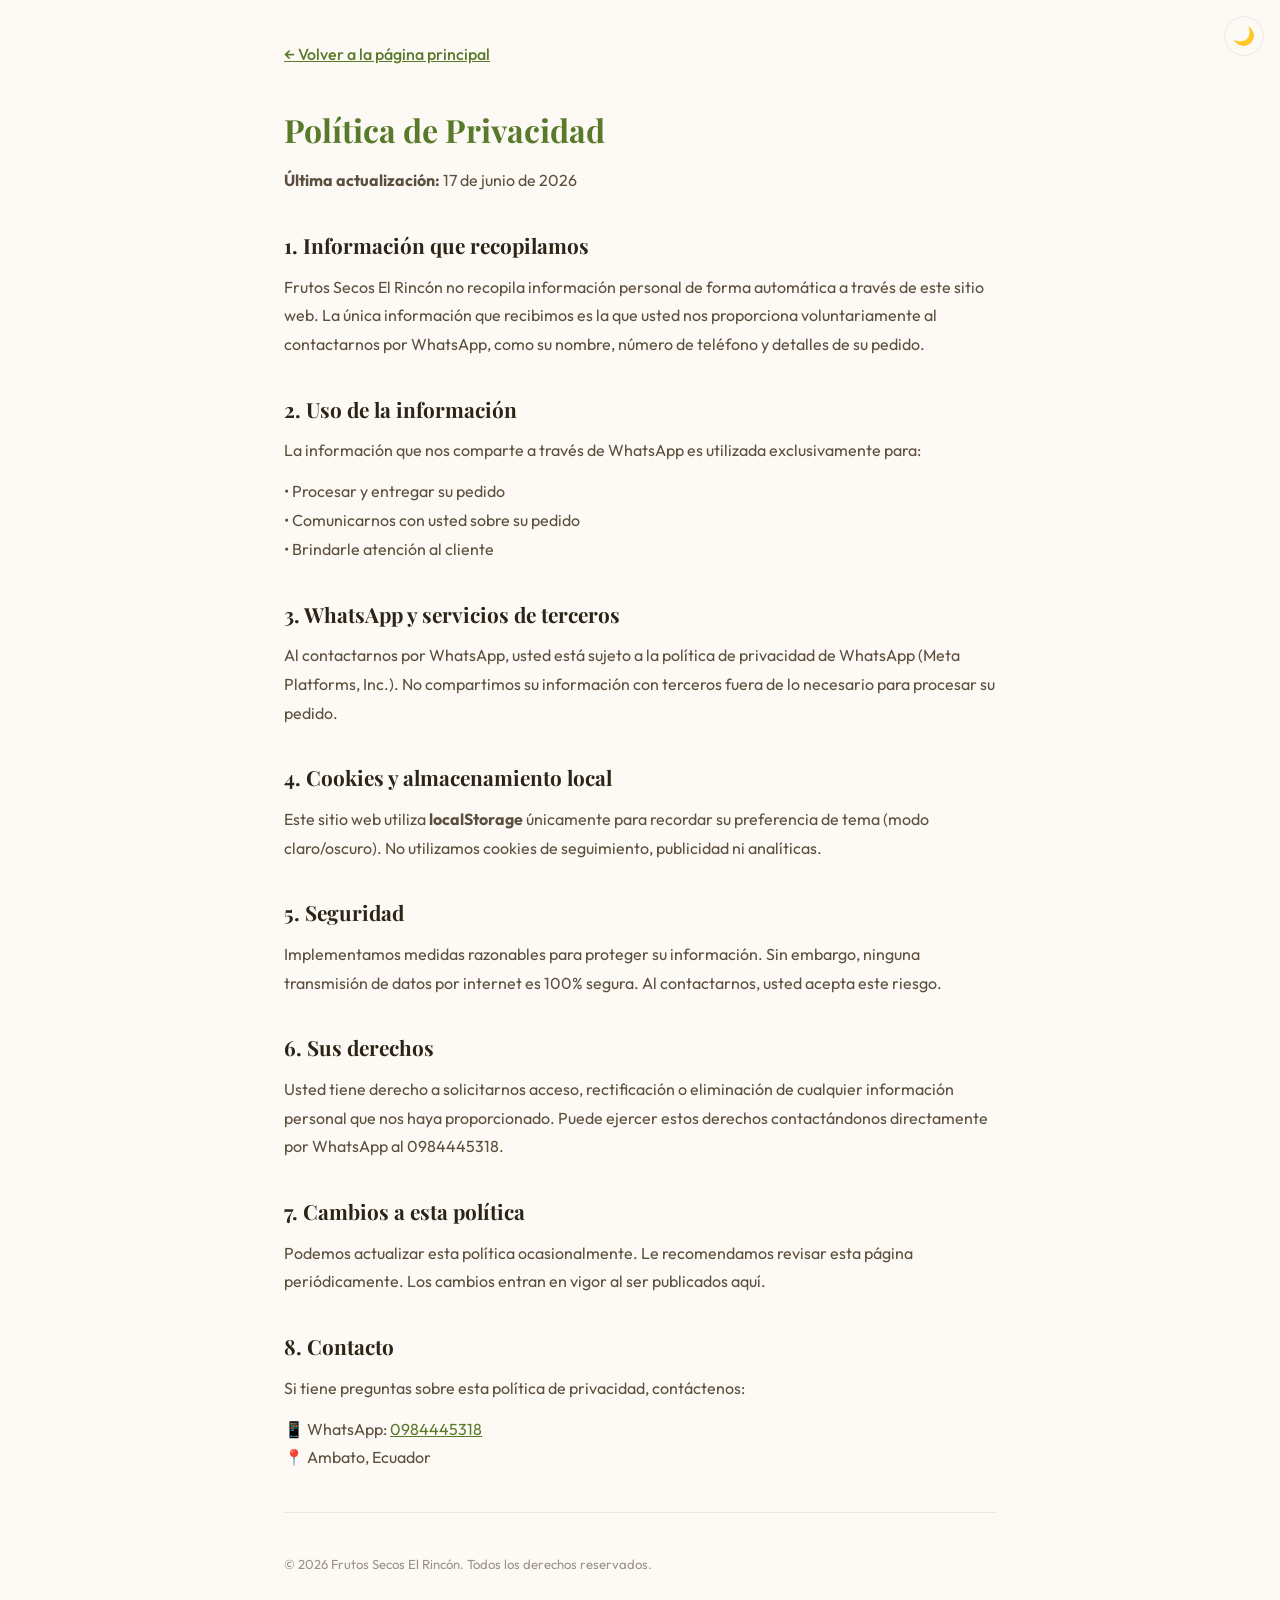
<file: privacidad.html>
<!DOCTYPE html>
<html lang="es">
<head>
  <meta charset="UTF-8">
  <meta name="viewport" content="width=device-width, initial-scale=1.0">
  <title>Política de Privacidad — Frutos Secos El Rincón</title>
  <meta name="description" content="Política de privacidad de Frutos Secos El Rincón. Conoce cómo tratamos tu información.">
  <meta name="robots" content="noindex, follow">
  <link rel="icon" href="data:image/svg+xml,<svg xmlns='http://www.w3.org/2000/svg' viewBox='0 0 100 100'><text y='.9em' font-size='90'>🌰</text></svg>">
  <link rel="preconnect" href="https://fonts.googleapis.com">
  <link rel="preconnect" href="https://fonts.gstatic.com" crossorigin>
  <link href="https://fonts.googleapis.com/css2?family=Outfit:wght@300;400;500;600;700&family=Playfair+Display:ital,wght@0,500;0,600;0,700;1,500&display=swap" rel="stylesheet">
  <style>
    :root {
      --bg: #FDFAF6;
      --text: #2C2417;
      --text-secondary: #5C4F3D;
      --accent: #5A7A2B;
      --border: rgba(44, 36, 23, 0.08);
      --font-display: 'Playfair Display', Georgia, serif;
      --font-body: 'Outfit', -apple-system, sans-serif;
    }
    [data-theme="dark"] {
      --bg: #151210;
      --text: #F0EAE0;
      --text-secondary: #C4B9A8;
      --border: rgba(240, 234, 224, 0.08);
    }
    * { margin: 0; padding: 0; box-sizing: border-box; }
    body {
      font-family: var(--font-body);
      background: var(--bg);
      color: var(--text);
      line-height: 1.8;
      padding: 40px 24px 80px;
      max-width: 760px;
      margin: 0 auto;
      transition: background 0.3s, color 0.3s;
    }
    h1 {
      font-family: var(--font-display);
      font-size: 2rem;
      color: var(--accent);
      margin-bottom: 8px;
    }
    h2 {
      font-family: var(--font-display);
      font-size: 1.3rem;
      margin-top: 32px;
      margin-bottom: 8px;
      color: var(--text);
    }
    p { color: var(--text-secondary); margin-bottom: 12px; }
    a { color: var(--accent); text-decoration: underline; }
    .back-link {
      display: inline-block;
      margin-bottom: 32px;
      font-weight: 500;
    }
    .theme-toggle {
      position: fixed;
      top: 16px;
      right: 16px;
      width: 40px;
      height: 40px;
      border: 1px solid var(--border);
      background: var(--bg);
      border-radius: 50%;
      cursor: pointer;
      font-size: 1.1rem;
    }
    hr {
      border: none;
      border-top: 1px solid var(--border);
      margin: 40px 0;
    }
    .footer-note {
      font-size: 0.82rem;
      opacity: 0.6;
    }
    @media (prefers-color-scheme: dark) {
      :root:not([data-theme="light"]) {
        --bg: #151210;
        --text: #F0EAE0;
        --text-secondary: #C4B9A8;
        --border: rgba(240, 234, 224, 0.08);
      }
    }
  </style>
</head>
<body>
  <button class="theme-toggle" id="themeToggle" aria-label="Cambiar tema" title="Cambiar tema claro/oscuro">🌙</button>

  <a href="index.html" class="back-link">← Volver a la página principal</a>

  <h1>Política de Privacidad</h1>
  <p><strong>Última actualización:</strong> 17 de junio de 2026</p>

  <h2>1. Información que recopilamos</h2>
  <p>Frutos Secos El Rincón no recopila información personal de forma automática a través de este sitio web. La única información que recibimos es la que usted nos proporciona voluntariamente al contactarnos por WhatsApp, como su nombre, número de teléfono y detalles de su pedido.</p>

  <h2>2. Uso de la información</h2>
  <p>La información que nos comparte a través de WhatsApp es utilizada exclusivamente para:</p>
  <p>• Procesar y entregar su pedido<br>
  • Comunicarnos con usted sobre su pedido<br>
  • Brindarle atención al cliente</p>

  <h2>3. WhatsApp y servicios de terceros</h2>
  <p>Al contactarnos por WhatsApp, usted está sujeto a la política de privacidad de WhatsApp (Meta Platforms, Inc.). No compartimos su información con terceros fuera de lo necesario para procesar su pedido.</p>

  <h2>4. Cookies y almacenamiento local</h2>
  <p>Este sitio web utiliza <strong>localStorage</strong> únicamente para recordar su preferencia de tema (modo claro/oscuro). No utilizamos cookies de seguimiento, publicidad ni analíticas.</p>

  <h2>5. Seguridad</h2>
  <p>Implementamos medidas razonables para proteger su información. Sin embargo, ninguna transmisión de datos por internet es 100% segura. Al contactarnos, usted acepta este riesgo.</p>

  <h2>6. Sus derechos</h2>
  <p>Usted tiene derecho a solicitarnos acceso, rectificación o eliminación de cualquier información personal que nos haya proporcionado. Puede ejercer estos derechos contactándonos directamente por WhatsApp al 0984445318.</p>

  <h2>7. Cambios a esta política</h2>
  <p>Podemos actualizar esta política ocasionalmente. Le recomendamos revisar esta página periódicamente. Los cambios entran en vigor al ser publicados aquí.</p>

  <h2>8. Contacto</h2>
  <p>Si tiene preguntas sobre esta política de privacidad, contáctenos:</p>
  <p>📱 WhatsApp: <a href="https://wa.me/593984445318">0984445318</a><br>
  📍 Ambato, Ecuador</p>

  <hr>
  <p class="footer-note">&copy; <span id="currentYear"></span> Frutos Secos El Rincón. Todos los derechos reservados.</p>

  <script>
    document.getElementById('currentYear').textContent = new Date().getFullYear();
    const toggle = document.getElementById('themeToggle');
    const html = document.documentElement;
    const saved = localStorage.getItem('theme');
    const prefersDark = window.matchMedia('(prefers-color-scheme: dark)').matches;

    if (saved === 'dark' || (!saved && prefersDark)) {
      html.setAttribute('data-theme', 'dark');
      toggle.textContent = '☀️';
    }

    toggle.addEventListener('click', () => {
      const isDark = html.getAttribute('data-theme') === 'dark';
      if (isDark) {
        html.setAttribute('data-theme', 'light');
        toggle.textContent = '🌙';
        localStorage.setItem('theme', 'light');
      } else {
        html.setAttribute('data-theme', 'dark');
        toggle.textContent = '☀️';
        localStorage.setItem('theme', 'dark');
      }
    });
  </script>
</body>
</html>
</file>
<file: css/style.css>
/* ═══════════════════════════════════════════════════════════════
   FRUTOS SECOS EL RINCÓN — ESTILOS PRINCIPALES
   ════════════════════════════════════════════════════════════════ */

/* ─────────────────────────────────────────────
   VARIABLES & DESIGN TOKENS
───────────────────────────────────────────── */
:root {
  /* Modo Claro */
  --bg-primary: #FDFAF6;
  --bg-secondary: #F5F0E8;
  --bg-card: #FFFFFF;
  --bg-card-alt: #FAF7F2;
  --bg-hero-overlay: rgba(253, 250, 246, 0.42);

  --text-primary: #2C2417;
  --text-secondary: #5C4F3D;
  --text-muted: #8A7D6B;
  --text-inverse: #FDFAF6;

  --accent: #5A7A2B;
  --accent-hover: #4A6623;
  --accent-light: #E8EDDB;
  --accent-glow: rgba(90, 122, 43, 0.18);
  --accent-soft: #7FA344;

  --warm: #C4883A;
  --warm-light: #F5EAD8;
  --warm-deep: #A06B28;

  --border: rgba(44, 36, 23, 0.07);
  --border-strong: rgba(44, 36, 23, 0.13);

  --shadow-sm: 0 1px 3px rgba(44, 36, 23, 0.05);
  --shadow-md: 0 4px 20px rgba(44, 36, 23, 0.08);
  --shadow-lg: 0 8px 40px rgba(44, 36, 23, 0.10);
  --shadow-xl: 0 20px 60px rgba(44, 36, 23, 0.14);
  --shadow-glow: 0 0 40px rgba(90, 122, 43, 0.12);

  --radius-sm: 10px;
  --radius-md: 14px;
  --radius-lg: 22px;
  --radius-xl: 32px;
  --radius-full: 100px;

  --header-height: 72px;
  --max-width: 1200px;

  --font-display: 'Playfair Display', Georgia, serif;
  --font-body: 'Outfit', -apple-system, sans-serif;

  --transition: 0.3s cubic-bezier(0.4, 0, 0.2, 1);
  --transition-slow: 0.5s cubic-bezier(0.4, 0, 0.2, 1);
  --transition-bounce: 0.4s cubic-bezier(0.34, 1.56, 0.64, 1);

  /* Focus ring */
  --focus-ring: 0 0 0 3px rgba(90, 122, 43, 0.45);
}

/* Modo Oscuro */
[data-theme="dark"] {
  --bg-primary: #151210;
  --bg-secondary: #1E1A16;
  --bg-card: #252119;
  --bg-card-alt: #2C2720;
  --bg-hero-overlay: rgba(21, 18, 16, 0.52);

  --text-primary: #F0EAE0;
  --text-secondary: #C4B9A8;
  --text-muted: #A89B8A; /* Mejorado: contraste AA (~5.5:1) sobre #151210 */
  --text-inverse: #151210;

  --accent: #9AB45E;
  --accent-hover: #ADC874;
  --accent-light: rgba(154, 180, 94, 0.12);
  --accent-glow: rgba(154, 180, 94, 0.12);
  --accent-soft: #7FA344;

  --warm: #D9A04E;
  --warm-light: rgba(217, 160, 78, 0.1);
  --warm-deep: #D9A04E;

  --border: rgba(240, 234, 224, 0.06);
  --border-strong: rgba(240, 234, 224, 0.12);

  --shadow-sm: 0 1px 3px rgba(0, 0, 0, 0.2);
  --shadow-md: 0 4px 20px rgba(0, 0, 0, 0.3);
  --shadow-lg: 0 8px 40px rgba(0, 0, 0, 0.35);
  --shadow-xl: 0 20px 60px rgba(0, 0, 0, 0.4);
  --shadow-glow: 0 0 40px rgba(154, 180, 94, 0.08);

  --focus-ring: 0 0 0 3px rgba(154, 180, 94, 0.5);
}

/* ─────────────────────────────────────────────
   RESET & BASE
───────────────────────────────────────────── */
*, *::before, *::after {
  margin: 0;
  padding: 0;
  box-sizing: border-box;
}

html {
  scroll-behavior: smooth;
  scroll-padding-top: var(--header-height);
}

body {
  font-family: var(--font-body);
  background: var(--bg-primary);
  color: var(--text-primary);
  line-height: 1.7;
  font-weight: 400;
  -webkit-font-smoothing: antialiased;
  -moz-osx-font-smoothing: grayscale;
  transition: background var(--transition), color var(--transition);
  overflow-x: hidden;
}

img { max-width: 100%; display: block; }
a { text-decoration: none; color: inherit; }
ul, ol { list-style: none; }

.container {
  max-width: var(--max-width);
  margin: 0 auto;
  padding: 0 24px;
}

/* ─────────────────────────────────────────────
   SKIP TO CONTENT (Accesibilidad)
───────────────────────────────────────────── */
.skip-to-content {
  position: absolute;
  top: -100%;
  left: 16px;
  background: var(--accent);
  color: #fff;
  padding: 12px 24px;
  border-radius: var(--radius-sm);
  font-weight: 600;
  font-size: 0.9rem;
  z-index: 10000;
  transition: top 0.2s ease;
}

.skip-to-content:focus {
  top: 12px;
}

/* ─────────────────────────────────────────────
   FOCUS VISIBLE (Accesibilidad)
───────────────────────────────────────────── */
:focus-visible {
  outline: none;
  box-shadow: var(--focus-ring);
  border-radius: 4px;
}

a:focus-visible,
button:focus-visible,
input:focus-visible {
  outline: none;
  box-shadow: var(--focus-ring);
}

/* ─────────────────────────────────────────────
   TYPOGRAPHY
───────────────────────────────────────────── */
h1, h2, h3, h4 {
  font-family: var(--font-display);
  line-height: 1.15;
  font-weight: 600;
}

.section-title {
  font-size: clamp(2rem, 4.5vw, 2.8rem);
  margin-bottom: 12px;
  color: var(--text-primary);
}

.section-subtitle {
  font-size: clamp(1rem, 2vw, 1.12rem);
  color: var(--text-muted);
  max-width: 580px;
  margin: 0 auto 52px;
  font-weight: 300;
  line-height: 1.7;
}

.section-header {
  text-align: center;
  margin-bottom: 16px;
}

.section-label {
  display: inline-flex;
  align-items: center;
  gap: 10px;
  font-size: 0.78rem;
  font-weight: 600;
  text-transform: uppercase;
  letter-spacing: 2.5px;
  color: var(--accent);
  margin-bottom: 14px;
}

.section-label::before,
.section-label::after {
  content: '';
  width: 28px;
  height: 1.5px;
  background: var(--accent);
  opacity: 0.35;
}

/* ─────────────────────────────────────────────
   SCROLL ANIMATIONS
───────────────────────────────────────────── */
.reveal {
  opacity: 0;
  transform: translateY(36px);
  transition: opacity 0.8s cubic-bezier(0.4, 0, 0.2, 1),
              transform 0.8s cubic-bezier(0.4, 0, 0.2, 1);
}

.reveal.visible {
  opacity: 1;
  transform: translateY(0);
}

.reveal-delay-1 { transition-delay: 0.1s; }
.reveal-delay-2 { transition-delay: 0.2s; }
.reveal-delay-3 { transition-delay: 0.3s; }
.reveal-delay-4 { transition-delay: 0.4s; }
.reveal-delay-5 { transition-delay: 0.5s; }

/* ─────────────────────────────────────────────
   HEADER
───────────────────────────────────────────── */
.header {
  position: fixed;
  top: 0;
  left: 0;
  right: 0;
  height: var(--header-height);
  z-index: 1000;
  transition: background var(--transition), box-shadow var(--transition);
}

.header.scrolled {
  background: rgba(253, 250, 246, 0.88);
  backdrop-filter: blur(24px) saturate(180%);
  -webkit-backdrop-filter: blur(24px) saturate(180%);
  box-shadow: 0 1px 0 var(--border);
}

[data-theme="dark"] .header.scrolled {
  background: rgba(21, 18, 16, 0.88);
}

.header .container {
  display: flex;
  align-items: center;
  justify-content: space-between;
  height: 100%;
}

.logo {
  display: flex;
  align-items: center;
  gap: 12px;
  z-index: 1001;
}

.logo-img {
  width: 42px;
  height: 42px;
  border-radius: var(--radius-sm);
  object-fit: cover;
}

.logo-text {
  display: flex;
  flex-direction: column;
  line-height: 1.1;
}

.logo-brand {
  font-family: var(--font-display);
  font-weight: 700;
  font-size: 1.05rem;
  color: var(--accent);
}

.logo-sub {
  font-size: 0.65rem;
  font-weight: 500;
  color: var(--text-muted);
  letter-spacing: 1.5px;
  text-transform: uppercase;
}

.nav {
  display: flex;
  align-items: center;
  gap: 32px;
}

.nav-links {
  display: flex;
  gap: 28px;
}

.nav-links a {
  font-size: 0.86rem;
  font-weight: 500;
  color: var(--text-secondary);
  transition: color var(--transition);
  position: relative;
}

.nav-links a::after {
  content: '';
  position: absolute;
  bottom: -4px;
  left: 0;
  width: 0;
  height: 2px;
  background: var(--accent);
  border-radius: 1px;
  transition: width var(--transition);
}

.nav-links a:hover { color: var(--accent); }
.nav-links a:hover::after { width: 100%; }

.header-actions {
  display: flex;
  align-items: center;
  gap: 10px;
}

.btn-theme-toggle {
  width: 40px;
  height: 40px;
  border: 1px solid var(--border);
  background: var(--bg-card);
  border-radius: 50%;
  cursor: pointer;
  display: flex;
  align-items: center;
  justify-content: center;
  font-size: 1.1rem;
  transition: all var(--transition);
  color: var(--text-secondary);
}

.btn-theme-toggle:hover {
  background: var(--accent-light);
  border-color: var(--accent);
  transform: rotate(20deg);
}

.btn-whatsapp-header {
  display: inline-flex;
  align-items: center;
  gap: 8px;
  padding: 10px 20px;
  background: #25D366;
  color: #fff;
  font-size: 0.82rem;
  font-weight: 600;
  border-radius: var(--radius-full);
  transition: transform var(--transition), box-shadow var(--transition);
  font-family: var(--font-body);
}

.btn-whatsapp-header:hover {
  transform: translateY(-2px);
  box-shadow: 0 6px 20px rgba(37, 211, 102, 0.35);
}

/* Menú hamburguesa */
.menu-toggle {
  display: none;
  flex-direction: column;
  gap: 5px;
  background: none;
  border: none;
  cursor: pointer;
  padding: 8px;
  z-index: 1001;
}

.menu-toggle span {
  display: block;
  width: 22px;
  height: 2px;
  background: var(--text-primary);
  border-radius: 2px;
  transition: transform var(--transition), opacity var(--transition);
}

.menu-toggle.active span:nth-child(1) { transform: rotate(45deg) translate(5px, 5px); }
.menu-toggle.active span:nth-child(2) { opacity: 0; }
.menu-toggle.active span:nth-child(3) { transform: rotate(-45deg) translate(5px, -5px); }

/* ─────────────────────────────────────────────
   HERO SECTION
───────────────────────────────────────────── */
.hero {
  min-height: 100vh;
  display: flex;
  align-items: center;
  position: relative;
  overflow: hidden;
  padding: calc(var(--header-height) + 40px) 0 80px;
}

.hero-bg {
  position: absolute;
  inset: 0;
  z-index: 0;
  overflow: hidden;
  will-change: transform;
}

.hero-bg video,
.hero-bg img {
  width: 100%;
  height: 120%;
  object-fit: cover;
  transform-origin: center;
  animation: kenBurns 40s ease-in-out infinite alternate;
}

@keyframes kenBurns {
  0% { transform: scale(1.04) translate(0, 0); }
  50% { transform: scale(1.12) translate(-1%, -0.5%); }
  100% { transform: scale(1.04) translate(1%, 0.5%); }
}

.hero-bg::after {
  content: '';
  position: absolute;
  inset: 0;
  background: var(--bg-hero-overlay);
  backdrop-filter: blur(4px);
  -webkit-backdrop-filter: blur(4px);
}

.hero .container {
  position: relative;
  z-index: 1;
  display: grid;
  grid-template-columns: 1fr 1fr;
  gap: 56px;
  align-items: center;
}

.hero-content {
  max-width: 600px;
}

.hero-badge {
  display: inline-flex;
  align-items: center;
  gap: 8px;
  background: var(--accent);
  color: #fff;
  padding: 8px 20px;
  border-radius: var(--radius-full);
  font-size: 0.8rem;
  font-weight: 600;
  margin-bottom: 28px;
  letter-spacing: 0.5px;
}

.hero-badge svg {
  width: 15px;
  height: 15px;
}

.hero h1 {
  font-size: clamp(2.4rem, 5.5vw, 3.6rem);
  font-weight: 700;
  line-height: 1.08;
  margin-bottom: 22px;
  color: var(--text-primary);
}

.hero h1 em {
  color: var(--accent);
  font-style: normal;
  font-weight: 800;
  position: relative;
  display: inline-block;
}

.hero h1 em::after {
  content: '';
  position: absolute;
  left: 0;
  bottom: 2px;
  width: 100%;
  height: 8px;
  background: var(--accent-light);
  z-index: -1;
  border-radius: 4px;
  transform: skewX(-12deg);
  opacity: 0.85;
}

[data-theme="dark"] .hero h1 em::after {
  background: rgba(154, 180, 94, 0.25);
}

.hero-description {
  font-size: clamp(1rem, 1.8vw, 1.1rem);
  color: var(--text-secondary);
  max-width: 520px;
  margin-bottom: 30px;
  font-weight: 300;
  line-height: 1.8;
}

.hero-tags {
  display: flex;
  flex-wrap: wrap;
  gap: 10px;
  margin-bottom: 36px;
}

.hero-tag {
  display: inline-flex;
  align-items: center;
  gap: 6px;
  padding: 7px 16px;
  background: var(--bg-card);
  border: 1px solid var(--border-strong);
  border-radius: var(--radius-full);
  font-size: 0.8rem;
  font-weight: 500;
  color: var(--text-secondary);
  box-shadow: var(--shadow-sm);
}

.hero-tag svg {
  width: 14px;
  height: 14px;
  color: var(--accent);
}

.hero-ctas {
  display: flex;
  flex-wrap: wrap;
  gap: 14px;
}

.btn {
  display: inline-flex;
  align-items: center;
  gap: 10px;
  padding: 15px 30px;
  font-size: 0.9rem;
  font-weight: 600;
  border-radius: var(--radius-full);
  transition: all var(--transition);
  border: none;
  cursor: pointer;
  font-family: var(--font-body);
  letter-spacing: 0.2px;
}

.btn svg { width: 18px; height: 18px; }

.btn-primary {
  background: var(--accent);
  color: #fff;
  box-shadow: 0 4px 16px var(--accent-glow);
}

.btn-primary:hover {
  background: var(--accent-hover);
  transform: translateY(-3px);
  box-shadow: 0 10px 30px var(--accent-glow);
}

.btn-secondary {
  background: var(--bg-card);
  color: var(--text-primary);
  border: 1.5px solid var(--border-strong);
}

.btn-secondary:hover {
  border-color: var(--accent);
  color: var(--accent);
  transform: translateY(-3px);
  box-shadow: var(--shadow-md);
}

/* Hero visual / Mascota */
.hero-visual {
  display: flex;
  align-items: center;
  justify-content: center;
  position: relative;
}

.hero-mascot-wrapper {
  position: relative;
  width: 100%;
  max-width: 420px;
  will-change: transform;
  transition: transform 0.15s ease-out;
}

.hero-mascot-wrapper img {
  width: 100%;
  filter: drop-shadow(0 20px 40px rgba(0,0,0,0.1));
  animation: mascotFloat 4s ease-in-out infinite;
}

@keyframes mascotFloat {
  0%, 100% { transform: translateY(0); }
  50% { transform: translateY(-14px); }
}

.hero-mascot-badge {
  position: absolute;
  background: var(--bg-card);
  border: 1px solid var(--border);
  border-radius: var(--radius-md);
  padding: 12px 18px;
  box-shadow: var(--shadow-lg);
  display: flex;
  align-items: center;
  gap: 10px;
  font-size: 0.82rem;
  font-weight: 600;
  color: var(--text-primary);
  animation: badgeFloat 5s ease-in-out infinite;
}

.hero-mascot-badge .badge-icon {
  width: 36px;
  height: 36px;
  background: var(--accent-light);
  border-radius: 50%;
  display: flex;
  align-items: center;
  justify-content: center;
  font-size: 1.1rem;
}

.badge-top {
  top: 10%;
  right: -10%;
  animation-delay: 0s;
}

.badge-bottom {
  bottom: 18%;
  left: -8%;
  animation-delay: 1.5s;
}

@keyframes badgeFloat {
  0%, 100% { transform: translateY(0); }
  50% { transform: translateY(-8px); }
}

/* Elementos Flotantes Interactivos (Glassmorphic) */
.floating-item {
  position: absolute;
  z-index: 2;
  pointer-events: none;
  will-change: transform;
  transition: transform 0.15s cubic-bezier(0.25, 0.46, 0.45, 0.94);
}

.floating-item.item-1 {
  top: 18%;
  left: 6%;
  --rotation: -5deg;
}

.floating-item.item-2 {
  bottom: 15%;
  left: 45%;
  --rotation: 4deg;
}

.floating-item.item-3 {
  top: 24%;
  right: 5%;
  --rotation: -3deg;
}

.floating-glass-card {
  display: flex;
  align-items: center;
  gap: 12px;
  padding: 10px 16px;
  background: rgba(253, 250, 246, 0.75);
  backdrop-filter: blur(12px) saturate(140%);
  -webkit-backdrop-filter: blur(12px) saturate(140%);
  border: 1px solid rgba(253, 250, 246, 0.4);
  border-radius: var(--radius-md);
  box-shadow: 0 10px 30px rgba(44, 36, 23, 0.08);
  transform: rotate(var(--rotation, 0deg));
  animation: floatPulseCard 6s ease-in-out infinite alternate;
}

[data-theme="dark"] .floating-glass-card {
  background: rgba(30, 26, 22, 0.75);
  border-color: rgba(255, 255, 255, 0.06);
  box-shadow: 0 10px 30px rgba(0, 0, 0, 0.25);
}

.floating-glass-card img {
  width: 44px;
  height: 44px;
  border-radius: 50%;
  object-fit: cover;
  border: 2px solid var(--accent);
  box-shadow: var(--shadow-sm);
}

.fgc-content {
  display: flex;
  flex-direction: column;
  line-height: 1.2;
}

.fgc-title {
  font-size: 0.82rem;
  font-weight: 700;
  color: var(--text-primary);
}

.fgc-desc {
  font-size: 0.68rem;
  color: var(--text-muted);
  font-weight: 500;
}

@keyframes floatPulseCard {
  0% { transform: translateY(0) rotate(var(--rotation, 0deg)); }
  100% { transform: translateY(-8px) rotate(calc(var(--rotation, 0deg) + 2deg)); }
}

/* Indicador de Scroll */
.scroll-indicator {
  position: absolute;
  bottom: 24px;
  left: 50%;
  transform: translateX(-50%);
  display: flex;
  flex-direction: column;
  align-items: center;
  gap: 8px;
  color: var(--text-muted);
  font-size: 0.68rem;
  font-weight: 600;
  letter-spacing: 1.5px;
  text-transform: uppercase;
  z-index: 2;
  opacity: 0.85;
  transition: opacity 0.4s ease;
  pointer-events: none;
}

.scroll-mouse {
  width: 20px;
  height: 32px;
  border: 2px solid var(--text-muted);
  border-radius: 12px;
  position: relative;
}

.scroll-wheel {
  width: 4px;
  height: 6px;
  background: var(--text-muted);
  border-radius: 50%;
  position: absolute;
  top: 6px;
  left: 50%;
  transform: translateX(-50%);
  animation: scrollWheelAnim 1.6s ease-in-out infinite;
}

@keyframes scrollWheelAnim {
  0% { top: 6px; opacity: 1; }
  50% { top: 16px; opacity: 0; }
  100% { top: 6px; opacity: 1; }
}

/* Ocultar elementos en móvil y tablet */
@media (max-width: 992px) {
  .floating-item,
  .scroll-indicator {
    display: none !important;
  }
}

/* Desactivar animaciones para accesibilidad */
@media (prefers-reduced-motion: reduce) {
  .hero-bg video,
  .hero-bg img { animation: none; }
  .floating-glass-card { animation: none; }
  .scroll-wheel { animation: none; }
  .hero-mascot-wrapper img { animation: none; }
}

/* ─────────────────────────────────────────────
   SECCIÓN GENÉRICA
───────────────────────────────────────────── */
.section {
  padding: 100px 0;
}

.section-alt {
  background: var(--bg-secondary);
}

/* ─────────────────────────────────────────────
   SOBRE NOSOTROS
───────────────────────────────────────────── */
.about-grid {
  display: grid;
  grid-template-columns: 1fr 1fr;
  gap: 64px;
  align-items: center;
}

.about-visual {
  position: relative;
}

.about-img-main {
  width: 100%;
  aspect-ratio: 4/3;
  border-radius: var(--radius-lg);
  object-fit: cover;
  box-shadow: var(--shadow-xl);
}

.about-badge-float {
  position: absolute;
  bottom: -20px;
  right: -16px;
  background: var(--accent);
  color: #fff;
  padding: 16px 24px;
  border-radius: var(--radius-md);
  box-shadow: var(--shadow-lg);
  text-align: center;
}

.about-badge-float .abf-value {
  font-family: var(--font-display);
  font-size: 1.6rem;
  font-weight: 700;
  line-height: 1;
}

.about-badge-float .abf-label {
  font-size: 0.72rem;
  font-weight: 500;
  opacity: 0.9;
  margin-top: 2px;
}

.about-text h2 {
  font-size: clamp(1.8rem, 3.5vw, 2.4rem);
  margin-bottom: 24px;
}

.about-text p {
  color: var(--text-secondary);
  margin-bottom: 16px;
  font-size: 1rem;
  line-height: 1.8;
}

.about-text p:last-of-type { margin-bottom: 28px; }

.about-highlights {
  display: flex;
  flex-wrap: wrap;
  gap: 10px;
}

.about-highlight {
  display: inline-flex;
  align-items: center;
  gap: 6px;
  padding: 8px 18px;
  background: var(--accent-light);
  color: var(--accent);
  border-radius: var(--radius-full);
  font-size: 0.82rem;
  font-weight: 600;
}

.about-highlight svg { width: 14px; height: 14px; }

/* ─────────────────────────────────────────────
   BENEFICIOS
───────────────────────────────────────────── */
.benefits-grid {
  display: grid;
  grid-template-columns: repeat(3, 1fr);
  gap: 20px;
}

.benefit-card {
  background: var(--bg-card);
  border: 1px solid var(--border);
  border-radius: var(--radius-lg);
  padding: 36px 28px;
  transition: all var(--transition);
  position: relative;
  overflow: hidden;
}

.benefit-card::before {
  content: '';
  position: absolute;
  top: 0;
  left: 0;
  right: 0;
  height: 3px;
  background: linear-gradient(90deg, var(--accent), var(--accent-soft));
  transform: scaleX(0);
  transition: transform var(--transition);
  transform-origin: left;
}

.benefit-card:hover {
  transform: translateY(-6px);
  box-shadow: var(--shadow-lg);
  border-color: transparent;
}

.benefit-card:hover::before { transform: scaleX(1); }

.benefit-icon {
  width: 56px;
  height: 56px;
  background: var(--accent-light);
  border-radius: var(--radius-md);
  display: flex;
  align-items: center;
  justify-content: center;
  font-size: 1.5rem;
  margin-bottom: 20px;
  transition: transform var(--transition-bounce);
}

.benefit-card:hover .benefit-icon { transform: scale(1.1) rotate(-5deg); }

.benefit-card h3 {
  font-family: var(--font-body);
  font-size: 1.05rem;
  font-weight: 600;
  margin-bottom: 10px;
  color: var(--text-primary);
}

.benefit-card p {
  font-size: 0.88rem;
  color: var(--text-muted);
  line-height: 1.6;
}

/* ─────────────────────────────────────────────
   BÚSQUEDA DE PRODUCTOS
───────────────────────────────────────────── */
.products-search {
  display: flex;
  justify-content: center;
  margin-bottom: 36px;
}

.products-search-input {
  width: 100%;
  max-width: 480px;
  padding: 14px 20px 14px 48px;
  border: 2px solid var(--border);
  border-radius: var(--radius-full);
  background: var(--bg-card);
  color: var(--text-primary);
  font-family: var(--font-body);
  font-size: 0.95rem;
  transition: all var(--transition);
  background-image: url("data:image/svg+xml,%3Csvg xmlns='http://www.w3.org/2000/svg' width='18' height='18' viewBox='0 0 24 24' fill='none' stroke='%238A7D6B' stroke-width='2'%3E%3Ccircle cx='11' cy='11' r='8'/%3E%3Cline x1='21' y1='21' x2='16.65' y2='16.65'/%3E%3C/svg%3E");
  background-repeat: no-repeat;
  background-position: 16px center;
}

.products-search-input:focus {
  border-color: var(--accent);
  box-shadow: 0 0 0 4px var(--accent-glow);
}

.products-search-input::placeholder {
  color: var(--text-muted);
  opacity: 0.6;
}

.product-card.hidden {
  display: none;
}

.products-no-results {
  text-align: center;
  padding: 40px;
  color: var(--text-muted);
  font-size: 1rem;
  display: none;
  grid-column: 1 / -1;
}

.products-no-results.visible {
  display: block;
}

/* ─────────────────────────────────────────────
   PRODUCTOS Y PRECIOS
───────────────────────────────────────────── */
.products-category {
  margin-bottom: 56px;
}

.products-category:last-child { margin-bottom: 0; }

.category-header {
  display: flex;
  align-items: center;
  gap: 14px;
  margin-bottom: 28px;
  padding-bottom: 16px;
  border-bottom: 2px solid var(--border);
}

.category-icon {
  width: 44px;
  height: 44px;
  background: linear-gradient(135deg, var(--accent), var(--accent-soft));
  border-radius: var(--radius-sm);
  display: flex;
  align-items: center;
  justify-content: center;
  font-size: 1.2rem;
  color: #fff;
}

.category-title {
  font-family: var(--font-display);
  font-size: 1.4rem;
  font-weight: 600;
  color: var(--text-primary);
}

.category-count {
  margin-left: auto;
  font-size: 0.78rem;
  color: var(--text-muted);
  font-weight: 500;
  background: var(--bg-secondary);
  padding: 4px 14px;
  border-radius: var(--radius-full);
}

.products-grid {
  display: grid;
  grid-template-columns: repeat(auto-fill, minmax(270px, 1fr));
  gap: 20px;
}

/* Tarjeta de producto */
.product-card {
  background: var(--bg-card);
  border: 1px solid var(--border);
  border-radius: var(--radius-lg);
  overflow: hidden;
  transition: all var(--transition);
  position: relative;
}

.product-card:hover {
  transform: translateY(-6px);
  box-shadow: var(--shadow-xl);
  border-color: transparent;
}

.product-img-wrapper {
  position: relative;
  width: 100%;
  aspect-ratio: 16/10;
  overflow: hidden;
  background: var(--bg-secondary);
}

.product-img-wrapper img {
  width: 100%;
  height: 100%;
  object-fit: cover;
  transition: transform 0.6s cubic-bezier(0.4, 0, 0.2, 1);
}

.product-card:hover .product-img-wrapper img {
  transform: scale(1.08);
}

.product-img-overlay {
  position: absolute;
  inset: 0;
  background: linear-gradient(to top, rgba(0,0,0,0.35) 0%, transparent 60%);
  opacity: 0;
  transition: opacity var(--transition);
}

.product-card:hover .product-img-overlay { opacity: 1; }

.product-badge {
  position: absolute;
  top: 12px;
  left: 12px;
  background: var(--accent);
  color: #fff;
  padding: 4px 12px;
  border-radius: var(--radius-full);
  font-size: 0.7rem;
  font-weight: 700;
  letter-spacing: 0.5px;
  text-transform: uppercase;
  z-index: 2;
}

.product-body {
  padding: 20px 22px 22px;
}

.product-name {
  font-family: var(--font-display);
  font-size: 1.15rem;
  font-weight: 600;
  color: var(--text-primary);
  margin-bottom: 14px;
}

.product-prices {
  display: grid;
  grid-template-columns: repeat(2, 1fr);
  gap: 8px;
  margin-bottom: 16px;
}

.price-item {
  display: flex;
  align-items: center;
  justify-content: space-between;
  padding: 8px 12px;
  background: var(--bg-card-alt);
  border-radius: var(--radius-sm);
  font-size: 0.8rem;
  transition: background var(--transition);
}

.price-item:hover { background: var(--accent-light); }

.price-weight {
  color: var(--text-muted);
  font-weight: 500;
}

.price-value {
  font-weight: 700;
  color: var(--accent);
  font-size: 0.88rem;
}

.product-card .btn-order {
  display: flex;
  align-items: center;
  justify-content: center;
  gap: 8px;
  width: 100%;
  padding: 12px;
  background: var(--accent);
  color: #fff;
  border: none;
  border-radius: var(--radius-sm);
  font-size: 0.82rem;
  font-weight: 600;
  cursor: pointer;
  transition: all var(--transition);
  font-family: var(--font-body);
  letter-spacing: 0.3px;
}

.product-card .btn-order:hover {
  background: var(--accent-hover);
  transform: translateY(-1px);
  box-shadow: 0 4px 16px var(--accent-glow);
}

.product-card .btn-order svg { width: 16px; height: 16px; }

/* ─────────────────────────────────────────────
   TESTIMONIALS
───────────────────────────────────────────── */
.testimonials-grid {
  display: grid;
  grid-template-columns: repeat(3, 1fr);
  gap: 24px;
}

.testimonial-card {
  background: var(--bg-card);
  border: 1px solid var(--border);
  border-radius: var(--radius-lg);
  padding: 32px 28px;
  transition: all var(--transition);
  position: relative;
}

.testimonial-card:hover {
  transform: translateY(-4px);
  box-shadow: var(--shadow-lg);
}

.testimonial-stars {
  color: var(--warm);
  font-size: 1rem;
  letter-spacing: 2px;
  margin-bottom: 16px;
}

.testimonial-text {
  font-size: 0.95rem;
  color: var(--text-secondary);
  line-height: 1.7;
  margin-bottom: 20px;
  font-style: italic;
}

.testimonial-author {
  display: flex;
  align-items: center;
  gap: 12px;
}

.testimonial-avatar {
  width: 44px;
  height: 44px;
  border-radius: 50%;
  background: var(--accent-light);
  display: flex;
  align-items: center;
  justify-content: center;
  font-size: 1.2rem;
  font-weight: 700;
  color: var(--accent);
  font-family: var(--font-display);
}

.testimonial-name {
  font-size: 0.9rem;
  font-weight: 600;
  color: var(--text-primary);
}

.testimonial-role {
  font-size: 0.75rem;
  color: var(--text-muted);
}

/* ─────────────────────────────────────────────
   FAQ ACCORDION
───────────────────────────────────────────── */
.faq-wrapper {
  max-width: 760px;
  margin: 0 auto;
}

.faq-item {
  background: var(--bg-card);
  border: 1px solid var(--border);
  border-radius: var(--radius-md);
  margin-bottom: 12px;
  overflow: hidden;
  transition: all var(--transition);
}

.faq-item:hover {
  border-color: var(--border-strong);
}

.faq-question {
  width: 100%;
  display: flex;
  align-items: center;
  justify-content: space-between;
  padding: 20px 24px;
  background: none;
  border: none;
  cursor: pointer;
  font-family: var(--font-body);
  font-size: 1rem;
  font-weight: 600;
  color: var(--text-primary);
  text-align: left;
  gap: 16px;
  transition: color var(--transition);
}

.faq-question:hover {
  color: var(--accent);
}

.faq-icon {
  flex-shrink: 0;
  width: 28px;
  height: 28px;
  border-radius: 50%;
  background: var(--accent-light);
  display: flex;
  align-items: center;
  justify-content: center;
  font-size: 1.1rem;
  color: var(--accent);
  transition: transform var(--transition);
}

.faq-item.active .faq-icon {
  transform: rotate(45deg);
  background: var(--accent);
  color: #fff;
}

.faq-answer {
  max-height: 0;
  overflow: hidden;
  transition: max-height 0.4s cubic-bezier(0.4, 0, 0.2, 1),
              padding 0.4s cubic-bezier(0.4, 0, 0.2, 1);
}

.faq-item.active .faq-answer {
  max-height: 300px;
}

.faq-answer-content {
  padding: 0 24px 20px;
  font-size: 0.95rem;
  color: var(--text-secondary);
  line-height: 1.7;
}

/* ─────────────────────────────────────────────
   MAPA (Google Maps)
───────────────────────────────────────────── */
.map-wrapper {
  max-width: 700px;
  margin: 0 auto;
  border-radius: var(--radius-lg);
  overflow: hidden;
  box-shadow: var(--shadow-lg);
  border: 1px solid var(--border);
}

.map-wrapper iframe {
  width: 100%;
  height: 320px;
  border: none;
  display: block;
}

/* ─────────────────────────────────────────────
   PEDIDOS
───────────────────────────────────────────── */
.orders-wrapper {
  max-width: 720px;
  margin: 0 auto;
  text-align: center;
}

.orders-steps {
  display: grid;
  grid-template-columns: repeat(4, 1fr);
  gap: 20px;
  margin: 48px 0 44px;
}

.order-step {
  text-align: center;
  position: relative;
}

.order-step::after {
  content: '';
  position: absolute;
  top: 30px;
  right: -14px;
  width: 28px;
  height: 2px;
  background: var(--border-strong);
}

.order-step:last-child::after { display: none; }

.step-number {
  width: 60px;
  height: 60px;
  background: linear-gradient(135deg, var(--accent), var(--accent-soft));
  border-radius: 50%;
  display: flex;
  align-items: center;
  justify-content: center;
  margin: 0 auto 14px;
  font-size: 1.3rem;
  font-weight: 700;
  color: #fff;
  font-family: var(--font-display);
  box-shadow: 0 4px 16px var(--accent-glow);
}

.step-label {
  font-size: 0.82rem;
  font-weight: 500;
  color: var(--text-secondary);
}

.orders-phone {
  display: inline-flex;
  align-items: center;
  gap: 12px;
  padding: 18px 36px;
  background: var(--bg-card);
  border: 2px solid var(--accent);
  border-radius: var(--radius-full);
  font-size: 1.2rem;
  font-weight: 600;
  color: var(--accent);
  margin-bottom: 20px;
  transition: all var(--transition);
}

.orders-phone:hover {
  background: var(--accent);
  color: #fff;
  transform: translateY(-2px);
  box-shadow: 0 8px 28px var(--accent-glow);
}

.orders-phone svg { width: 22px; height: 22px; }

.orders-note {
  font-size: 0.9rem;
  color: var(--text-muted);
  font-style: italic;
}

/* ─────────────────────────────────────────────
   CONTACTO
───────────────────────────────────────────── */
.contact-grid {
  display: grid;
  grid-template-columns: 1fr 1fr;
  gap: 24px;
  max-width: 700px;
  margin: 0 auto;
}

.contact-card {
  background: var(--bg-card);
  border: 1px solid var(--border);
  border-radius: var(--radius-lg);
  padding: 40px 32px;
  text-align: center;
  transition: all var(--transition);
}

.contact-card:hover {
  transform: translateY(-4px);
  box-shadow: var(--shadow-lg);
  border-color: var(--accent);
}

.contact-icon {
  width: 60px;
  height: 60px;
  background: linear-gradient(135deg, var(--accent-light), var(--accent-glow));
  border-radius: 50%;
  display: flex;
  align-items: center;
  justify-content: center;
  margin: 0 auto 16px;
  color: var(--accent);
}

.contact-card h3 {
  font-family: var(--font-body);
  font-size: 0.78rem;
  font-weight: 600;
  text-transform: uppercase;
  letter-spacing: 1.5px;
  color: var(--text-muted);
  margin-bottom: 8px;
}

.contact-card p {
  font-size: 1.08rem;
  color: var(--text-primary);
  font-weight: 600;
}

.contact-message {
  text-align: center;
  max-width: 580px;
  margin: 44px auto 0;
  color: var(--text-secondary);
  font-size: 1rem;
  line-height: 1.8;
}

/* ─────────────────────────────────────────────
   CTA FINAL
───────────────────────────────────────────── */
.cta-final {
  padding: 88px 0;
  background: linear-gradient(135deg, var(--accent) 0%, var(--accent-hover) 50%, #3D5A1A 100%);
  color: #fff;
  text-align: center;
  position: relative;
  overflow: hidden;
}

.cta-final::before {
  content: '';
  position: absolute;
  top: -60%;
  left: -30%;
  width: 160%;
  height: 220%;
  background: radial-gradient(circle, rgba(255,255,255,0.06) 0%, transparent 55%);
  pointer-events: none;
}

.cta-final .container { position: relative; z-index: 1; }

.cta-final h2 {
  font-size: clamp(1.8rem, 4vw, 2.6rem);
  margin-bottom: 14px;
  color: #fff;
}

.cta-final p {
  font-size: 1.08rem;
  opacity: 0.9;
  margin-bottom: 36px;
  font-weight: 300;
  max-width: 500px;
  margin-left: auto;
  margin-right: auto;
}

.btn-cta-final {
  display: inline-flex;
  align-items: center;
  gap: 10px;
  padding: 17px 40px;
  background: #fff;
  color: var(--accent-hover);
  font-size: 1rem;
  font-weight: 700;
  border-radius: var(--radius-full);
  transition: all var(--transition);
  border: none;
  cursor: pointer;
  font-family: var(--font-body);
  box-shadow: 0 4px 20px rgba(0,0,0,0.15);
}

.btn-cta-final:hover {
  transform: translateY(-3px) scale(1.03);
  box-shadow: 0 12px 36px rgba(0,0,0,0.25);
}

.btn-cta-final svg { width: 20px; height: 20px; }

/* ─────────────────────────────────────────────
   FOOTER
───────────────────────────────────────────── */
.footer {
  background: var(--bg-secondary);
  padding: 52px 0 28px;
  border-top: 1px solid var(--border);
}

.footer-content { text-align: center; }

.footer-logo {
  display: flex;
  align-items: center;
  justify-content: center;
  gap: 12px;
  margin-bottom: 12px;
}

.footer-logo img {
  width: 36px;
  height: 36px;
  border-radius: var(--radius-sm);
  object-fit: cover;
}

.footer-brand {
  font-family: var(--font-display);
  font-size: 1.3rem;
  font-weight: 700;
  color: var(--text-primary);
}

.footer-tagline {
  font-size: 0.86rem;
  color: var(--text-muted);
  margin-bottom: 6px;
}

.footer-closing {
  font-size: 0.82rem;
  color: var(--text-muted);
  font-style: italic;
  margin-bottom: 24px;
}

.footer-divider {
  width: 50px;
  height: 2px;
  background: var(--accent);
  margin: 0 auto 24px;
  opacity: 0.35;
  border-radius: 1px;
}

.footer-links {
  display: flex;
  justify-content: center;
  gap: 24px;
  flex-wrap: wrap;
  margin-bottom: 20px;
}

.footer-links a {
  font-size: 0.82rem;
  color: var(--text-muted);
  transition: color var(--transition);
}

.footer-links a:hover { color: var(--accent); }

.footer-copy {
  font-size: 0.72rem;
  color: var(--text-muted);
  opacity: 0.6;
}

/* ─────────────────────────────────────────────
   BOTÓN FLOTANTE WHATSAPP
───────────────────────────────────────────── */
.whatsapp-float {
  position: fixed;
  bottom: 24px;
  right: 24px;
  z-index: 999;
  width: 62px;
  height: 62px;
  background: #25D366;
  border-radius: 50%;
  display: flex;
  align-items: center;
  justify-content: center;
  color: #fff;
  box-shadow: 0 4px 24px rgba(37, 211, 102, 0.4);
  transition: all var(--transition);
  animation: floatPulse 3s ease-in-out infinite;
}

.whatsapp-float:hover {
  transform: scale(1.12);
  box-shadow: 0 8px 32px rgba(37, 211, 102, 0.5);
  animation: none;
}

.whatsapp-float svg { width: 30px; height: 30px; }

@keyframes floatPulse {
  0%, 100% { transform: translateY(0); }
  50% { transform: translateY(-6px); }
}

.whatsapp-float::before {
  content: '¡Escríbenos!';
  position: absolute;
  right: 74px;
  padding: 8px 16px;
  background: var(--bg-card);
  color: var(--text-primary);
  font-size: 0.78rem;
  font-weight: 600;
  border-radius: var(--radius-sm);
  box-shadow: var(--shadow-md);
  white-space: nowrap;
  opacity: 0;
  pointer-events: none;
  transition: opacity var(--transition), transform var(--transition);
  transform: translateX(8px);
}

.whatsapp-float:hover::before {
  opacity: 1;
  transform: translateX(0);
}

/* ─────────────────────────────────────────────
   RESPONSIVE
───────────────────────────────────────────── */
@media (max-width: 992px) {
  .nav-links { display: none; }
  .menu-toggle { display: flex; }

  .hero .container {
    grid-template-columns: 1fr;
    text-align: center;
  }

  .hero-content { max-width: 100%; }
  .hero-tags { justify-content: center; }
  .hero-ctas { justify-content: center; }
  .hero-description { margin-left: auto; margin-right: auto; }
  .hero-visual { order: -1; }
  .hero-mascot-wrapper { max-width: 280px; }
  .hero-mascot-badge { display: none; }

  .about-grid {
    grid-template-columns: 1fr;
    gap: 40px;
  }

  .about-visual { order: -1; }

  .benefits-grid { grid-template-columns: repeat(2, 1fr); }
  .testimonials-grid { grid-template-columns: repeat(2, 1fr); }

  .orders-steps {
    grid-template-columns: repeat(2, 1fr);
    gap: 28px;
  }

  .order-step::after { display: none; }
}

@media (max-width: 640px) {
  :root { --header-height: 64px; }
  .container { padding: 0 16px; }
  .section { padding: 72px 0; }

  .hero {
    min-height: auto;
    padding: calc(var(--header-height) + 24px) 0 56px;
  }

  .hero-mascot-wrapper { max-width: 200px; }

  .hero-ctas {
    flex-direction: column;
  }

  .hero-ctas .btn {
    justify-content: center;
    width: 100%;
  }

  .benefits-grid { grid-template-columns: 1fr; }
  .testimonials-grid { grid-template-columns: 1fr; }
  .products-grid { grid-template-columns: 1fr; }
  .contact-grid { grid-template-columns: 1fr; }

  .orders-steps { grid-template-columns: 1fr 1fr; }

  .btn-whatsapp-header span { display: none; }
  .btn-whatsapp-header {
    padding: 10px;
    border-radius: 50%;
  }

  .whatsapp-float {
    bottom: 16px;
    right: 16px;
    width: 54px;
    height: 54px;
  }

  .whatsapp-float svg { width: 26px; height: 26px; }
}

/* Menú móvil overlay */
.mobile-menu {
  position: fixed;
  top: 0;
  left: 0;
  right: 0;
  bottom: 0;
  background: var(--bg-primary);
  z-index: 1000;
  display: flex;
  flex-direction: column;
  align-items: center;
  justify-content: center;
  gap: 28px;
  opacity: 0;
  pointer-events: none;
  transition: opacity var(--transition);
}

.mobile-menu.open {
  opacity: 1;
  pointer-events: all;
}

.mobile-menu a {
  font-size: 1.4rem;
  font-weight: 500;
  color: var(--text-primary);
  font-family: var(--font-display);
  transition: color var(--transition);
}

.mobile-menu a:hover { color: var(--accent); }

/* ─────────────────────────────────────────────
   UTILIDADES
───────────────────────────────────────────── */
::-webkit-scrollbar { width: 8px; }
::-webkit-scrollbar-track { background: var(--bg-secondary); }
::-webkit-scrollbar-thumb { background: var(--text-muted); border-radius: 4px; }
::-webkit-scrollbar-thumb:hover { background: var(--text-secondary); }
::selection { background: var(--accent); color: #fff; }
</file>
